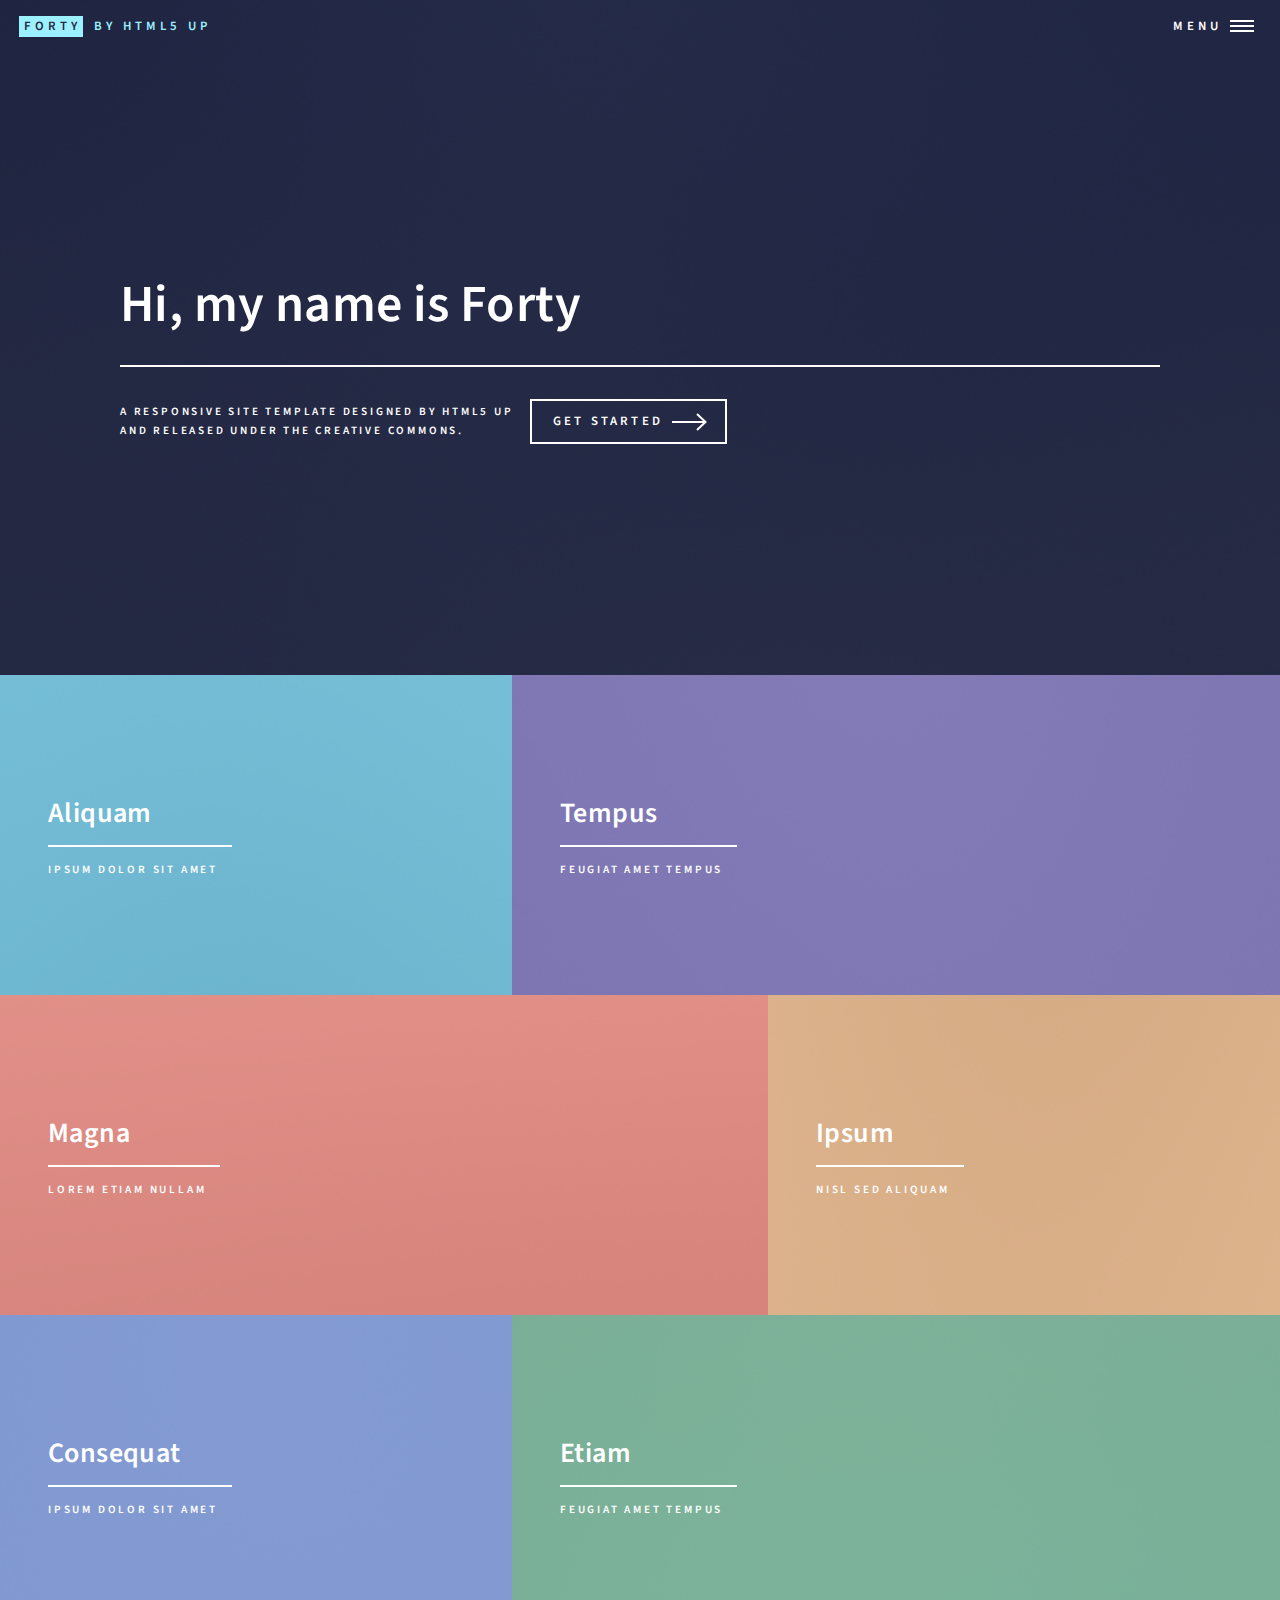
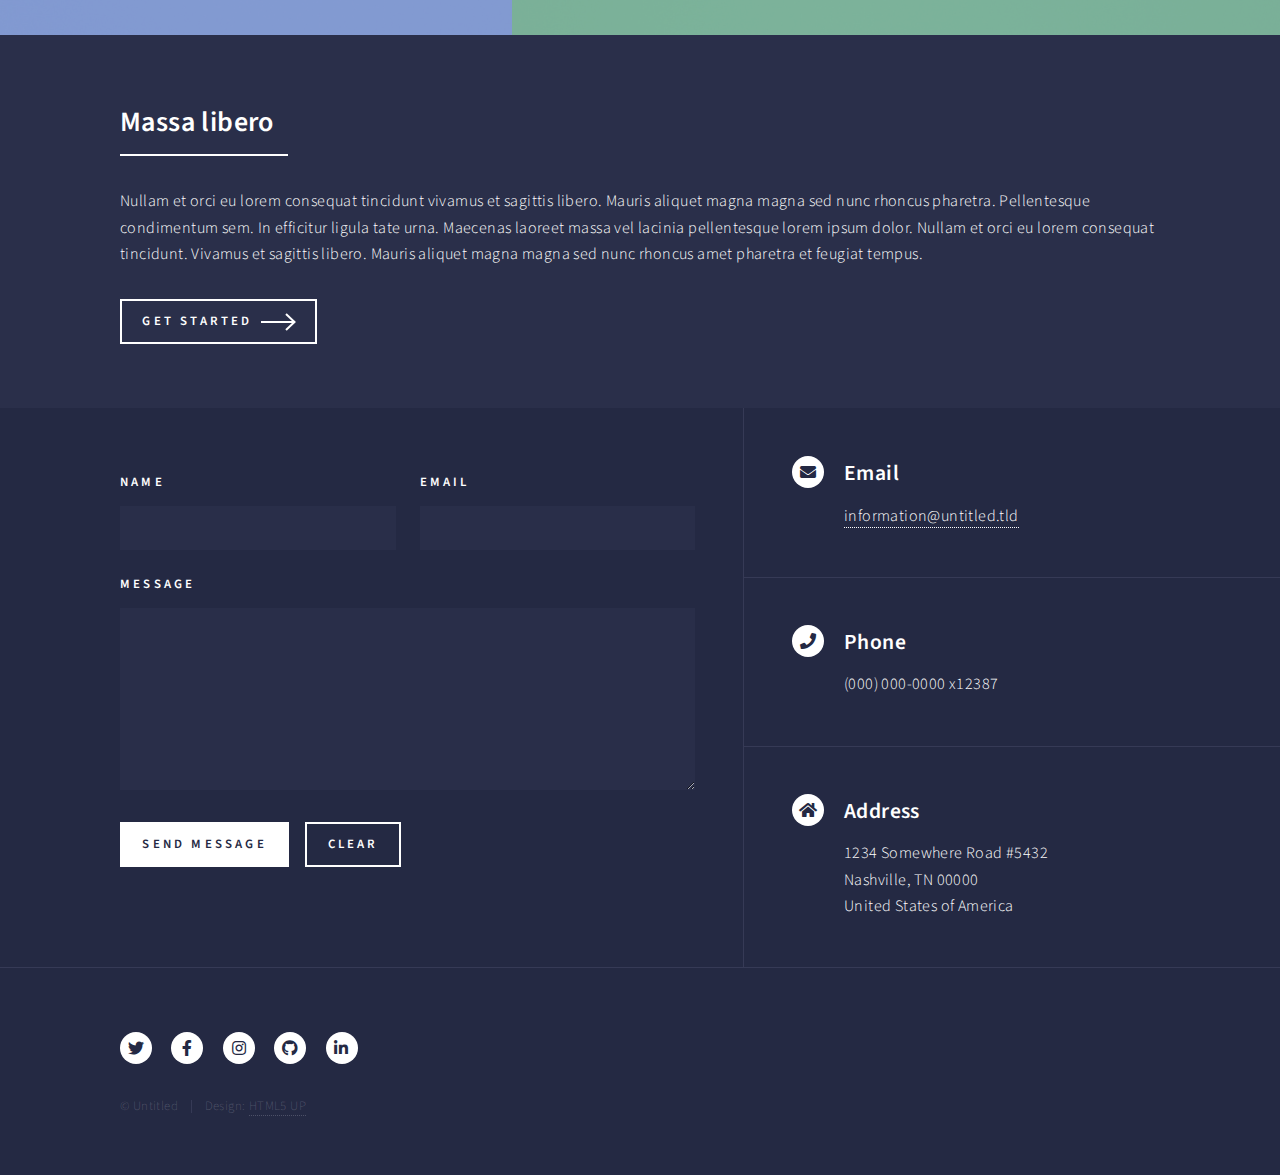
<file: index.html>
<!DOCTYPE HTML>
<!--
	Forty by HTML5 UP
	html5up.net | @ajlkn
	Free for personal and commercial use under the CCA 3.0 license (html5up.net/license)
-->
<html>
	<head>
		<title>Forty by HTML5 UP</title>
		<meta charset="utf-8" />
		<meta name="viewport" content="width=device-width, initial-scale=1, user-scalable=no" />
		<link rel="stylesheet" href="assets/css/main.css" />
		<noscript><link rel="stylesheet" href="assets/css/noscript.css" /></noscript>
	</head>
	<body class="is-preload">

		<!-- Wrapper -->
			<div id="wrapper">

				<!-- Header -->
					<header id="header" class="alt">
						<a href="index.html" class="logo"><strong>Forty</strong> <span>by HTML5 UP</span></a>
						<nav>
							<a href="#menu">Menu</a>
						</nav>
					</header>

				<!-- Menu -->
					<nav id="menu">
						<ul class="links">
							<li><a href="index.html">Home</a></li>
							<li><a href="landing.html">Landing</a></li>
							<li><a href="generic.html">Generic</a></li>
							<li><a href="elements.html">Elements</a></li>
						</ul>
						<ul class="actions stacked">
							<li><a href="#" class="button primary fit">Get Started</a></li>
							<li><a href="#" class="button fit">Log In</a></li>
						</ul>
					</nav>

				<!-- Banner -->
					<section id="banner" class="major">
						<div class="inner">
							<header class="major">
								<h1>Hi, my name is Forty</h1>
							</header>
							<div class="content">
								<p>A responsive site template designed by HTML5 UP<br />
								and released under the Creative Commons.</p>
								<ul class="actions">
									<li><a href="#one" class="button next scrolly">Get Started</a></li>
								</ul>
							</div>
						</div>
					</section>

				<!-- Main -->
					<div id="main">

						<!-- One -->
							<section id="one" class="tiles">
								<article>
									<span class="image">
										<img src="images/pic01.jpg" alt="" />
									</span>
									<header class="major">
										<h3><a href="landing.html" class="link">Aliquam</a></h3>
										<p>Ipsum dolor sit amet</p>
									</header>
								</article>
								<article>
									<span class="image">
										<img src="images/pic02.jpg" alt="" />
									</span>
									<header class="major">
										<h3><a href="landing.html" class="link">Tempus</a></h3>
										<p>feugiat amet tempus</p>
									</header>
								</article>
								<article>
									<span class="image">
										<img src="images/pic03.jpg" alt="" />
									</span>
									<header class="major">
										<h3><a href="landing.html" class="link">Magna</a></h3>
										<p>Lorem etiam nullam</p>
									</header>
								</article>
								<article>
									<span class="image">
										<img src="images/pic04.jpg" alt="" />
									</span>
									<header class="major">
										<h3><a href="landing.html" class="link">Ipsum</a></h3>
										<p>Nisl sed aliquam</p>
									</header>
								</article>
								<article>
									<span class="image">
										<img src="images/pic05.jpg" alt="" />
									</span>
									<header class="major">
										<h3><a href="landing.html" class="link">Consequat</a></h3>
										<p>Ipsum dolor sit amet</p>
									</header>
								</article>
								<article>
									<span class="image">
										<img src="images/pic06.jpg" alt="" />
									</span>
									<header class="major">
										<h3><a href="landing.html" class="link">Etiam</a></h3>
										<p>Feugiat amet tempus</p>
									</header>
								</article>
							</section>

						<!-- Two -->
							<section id="two">
								<div class="inner">
									<header class="major">
										<h2>Massa libero</h2>
									</header>
									<p>Nullam et orci eu lorem consequat tincidunt vivamus et sagittis libero. Mauris aliquet magna magna sed nunc rhoncus pharetra. Pellentesque condimentum sem. In efficitur ligula tate urna. Maecenas laoreet massa vel lacinia pellentesque lorem ipsum dolor. Nullam et orci eu lorem consequat tincidunt. Vivamus et sagittis libero. Mauris aliquet magna magna sed nunc rhoncus amet pharetra et feugiat tempus.</p>
									<ul class="actions">
										<li><a href="landing.html" class="button next">Get Started</a></li>
									</ul>
								</div>
							</section>

					</div>

				<!-- Contact -->
					<section id="contact">
						<div class="inner">
							<section>
								<form method="post" action="#">
									<div class="fields">
										<div class="field half">
											<label for="name">Name</label>
											<input type="text" name="name" id="name" />
										</div>
										<div class="field half">
											<label for="email">Email</label>
											<input type="text" name="email" id="email" />
										</div>
										<div class="field">
											<label for="message">Message</label>
											<textarea name="message" id="message" rows="6"></textarea>
										</div>
									</div>
									<ul class="actions">
										<li><input type="submit" value="Send Message" class="primary" /></li>
										<li><input type="reset" value="Clear" /></li>
									</ul>
								</form>
							</section>
							<section class="split">
								<section>
									<div class="contact-method">
										<span class="icon solid alt fa-envelope"></span>
										<h3>Email</h3>
										<a href="#">information@untitled.tld</a>
									</div>
								</section>
								<section>
									<div class="contact-method">
										<span class="icon solid alt fa-phone"></span>
										<h3>Phone</h3>
										<span>(000) 000-0000 x12387</span>
									</div>
								</section>
								<section>
									<div class="contact-method">
										<span class="icon solid alt fa-home"></span>
										<h3>Address</h3>
										<span>1234 Somewhere Road #5432<br />
										Nashville, TN 00000<br />
										United States of America</span>
									</div>
								</section>
							</section>
						</div>
					</section>

				<!-- Footer -->
					<footer id="footer">
						<div class="inner">
							<ul class="icons">
								<li><a href="#" class="icon brands alt fa-twitter"><span class="label">Twitter</span></a></li>
								<li><a href="#" class="icon brands alt fa-facebook-f"><span class="label">Facebook</span></a></li>
								<li><a href="#" class="icon brands alt fa-instagram"><span class="label">Instagram</span></a></li>
								<li><a href="#" class="icon brands alt fa-github"><span class="label">GitHub</span></a></li>
								<li><a href="#" class="icon brands alt fa-linkedin-in"><span class="label">LinkedIn</span></a></li>
							</ul>
							<ul class="copyright">
								<li>&copy; Untitled</li><li>Design: <a href="https://html5up.net">HTML5 UP</a></li>
							</ul>
						</div>
					</footer>

			</div>

		<!-- Scripts -->
			<script src="assets/js/jquery.min.js"></script>
			<script src="assets/js/jquery.scrolly.min.js"></script>
			<script src="assets/js/jquery.scrollex.min.js"></script>
			<script src="assets/js/browser.min.js"></script>
			<script src="assets/js/breakpoints.min.js"></script>
			<script src="assets/js/util.js"></script>
			<script src="assets/js/main.js"></script>

	</body>
</html>
</file>
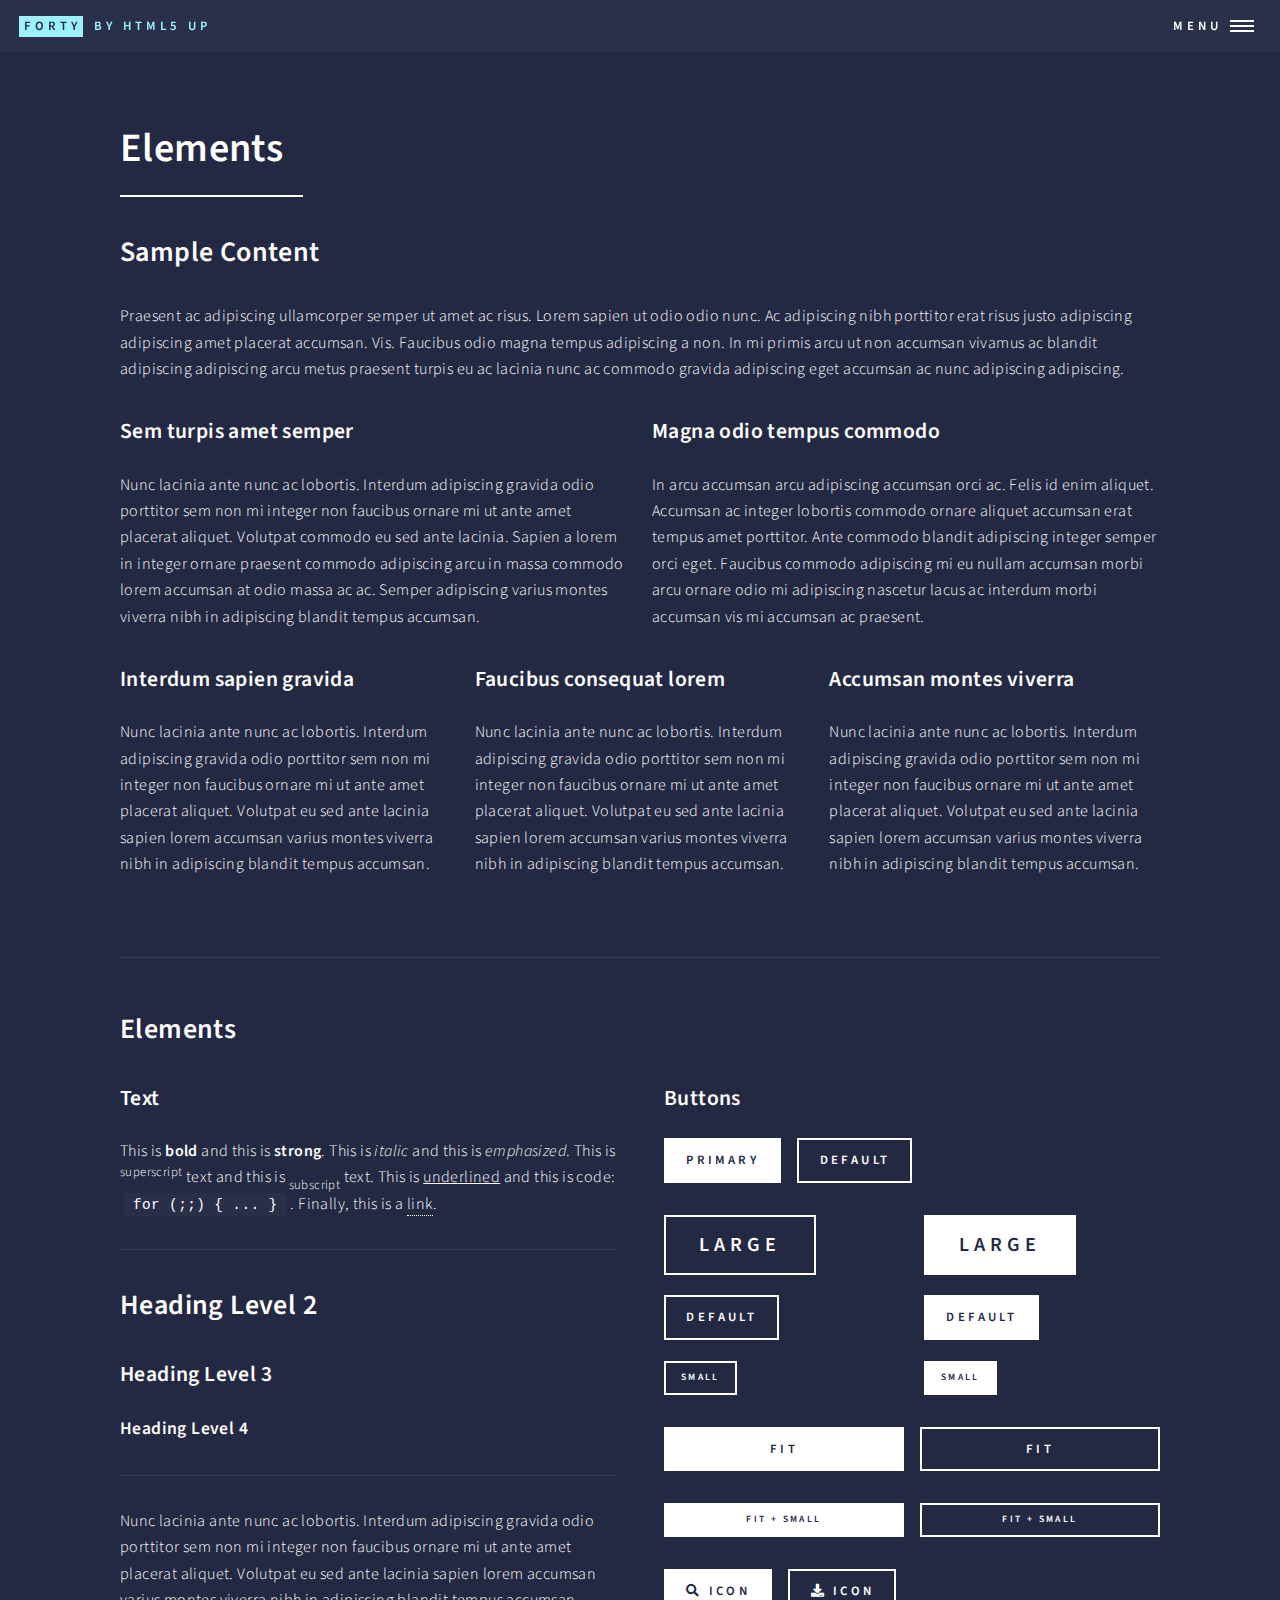
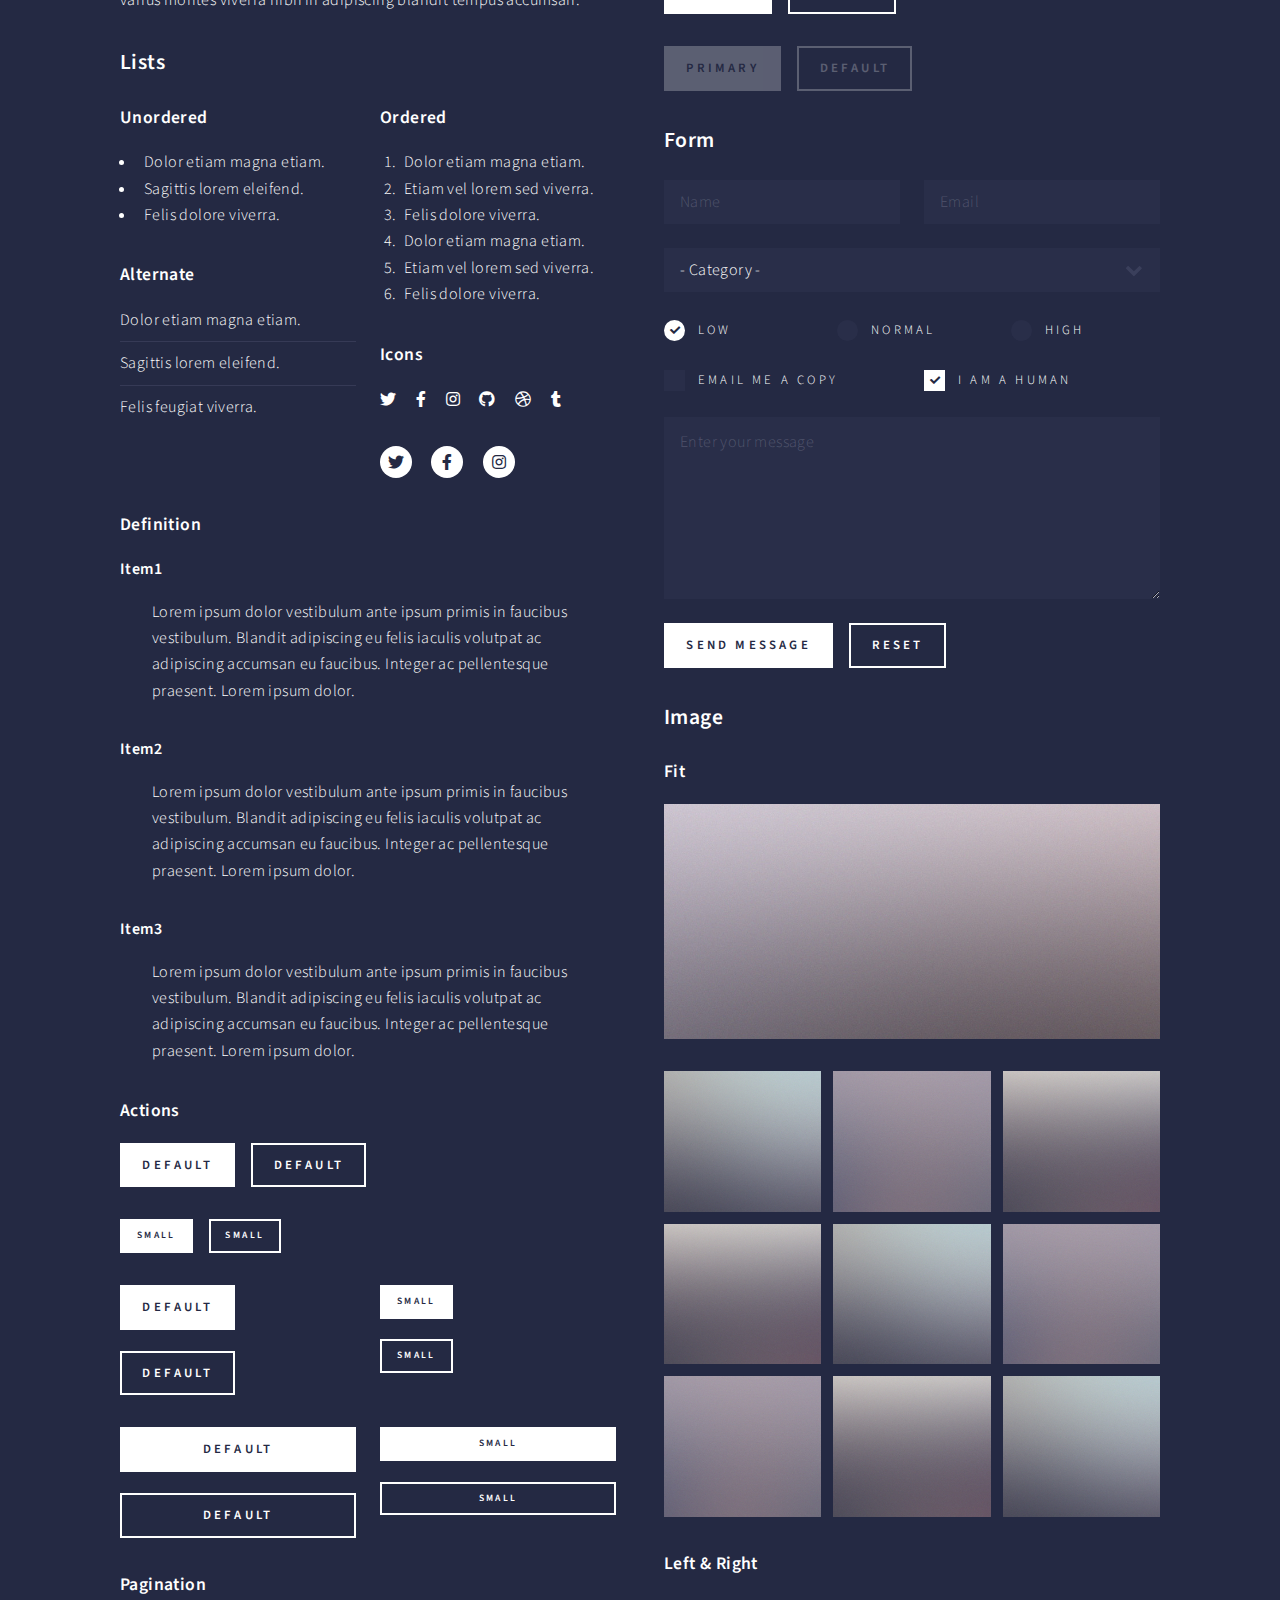
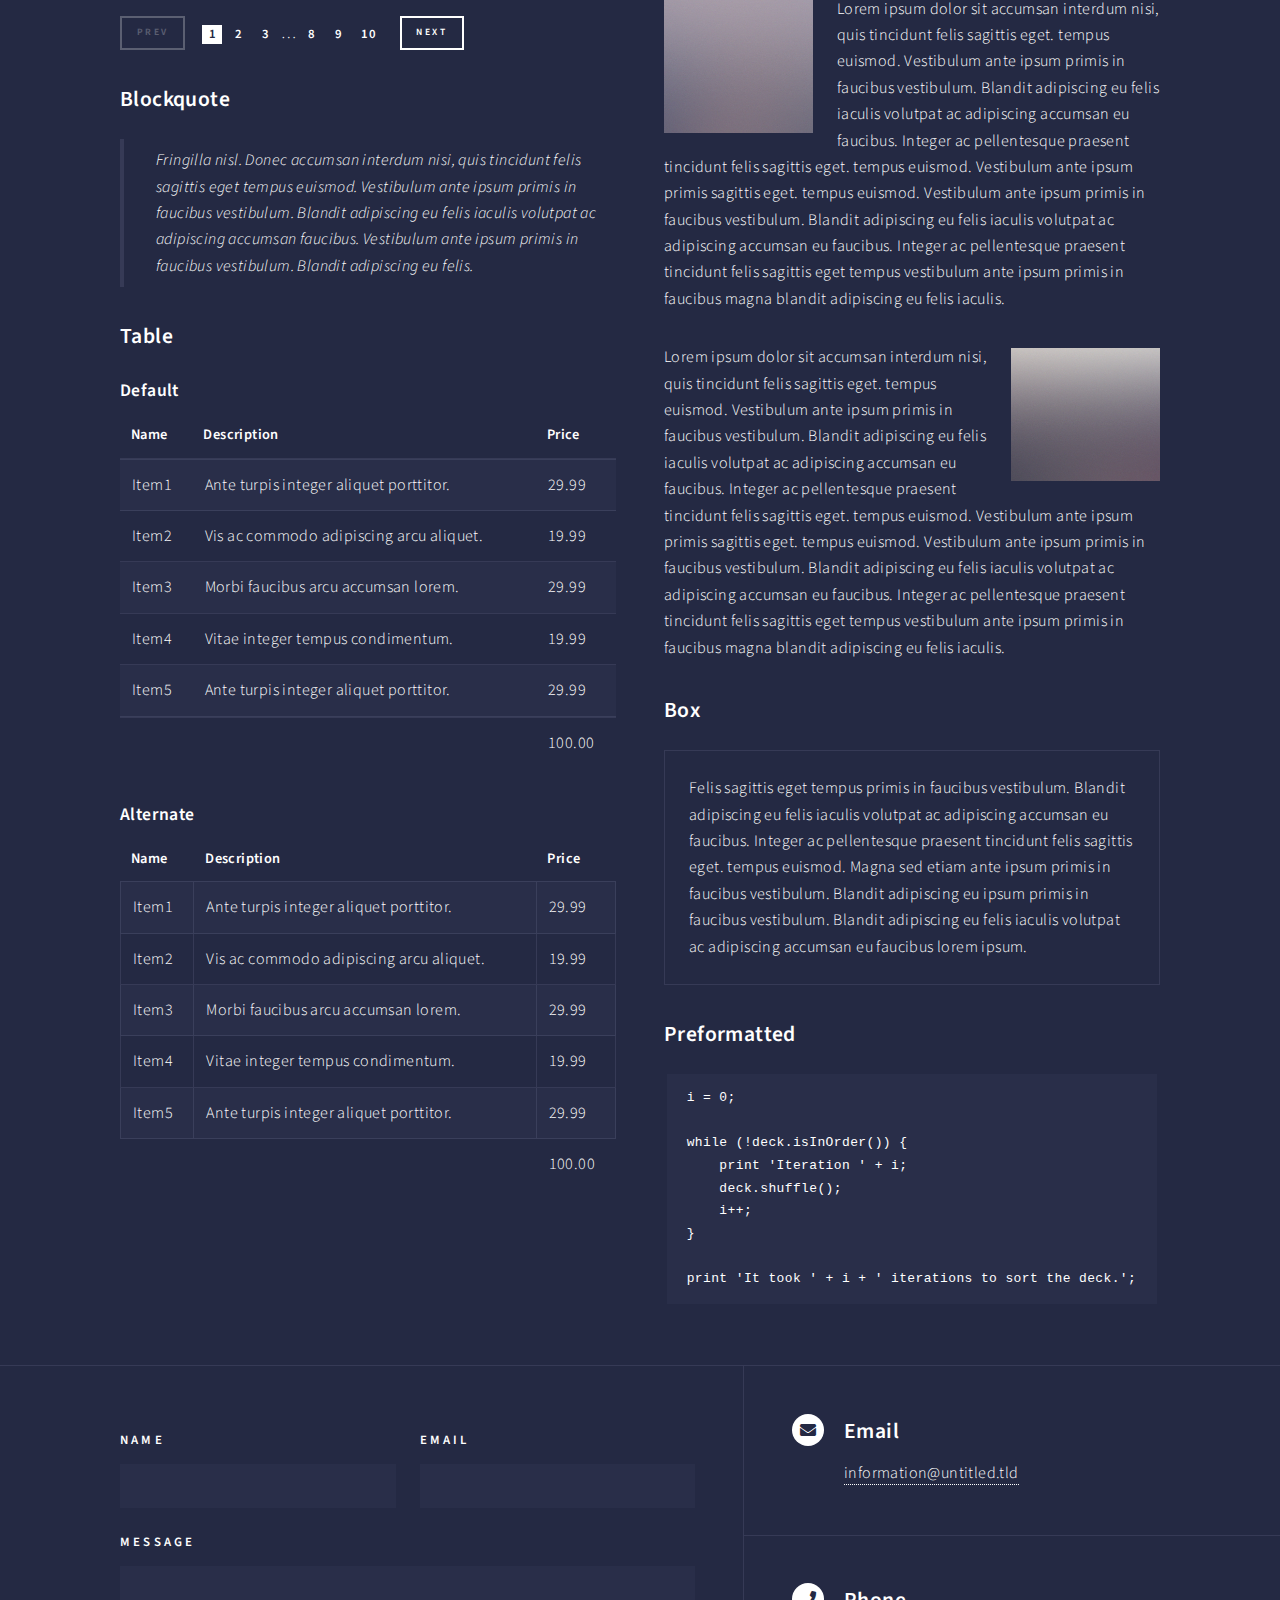
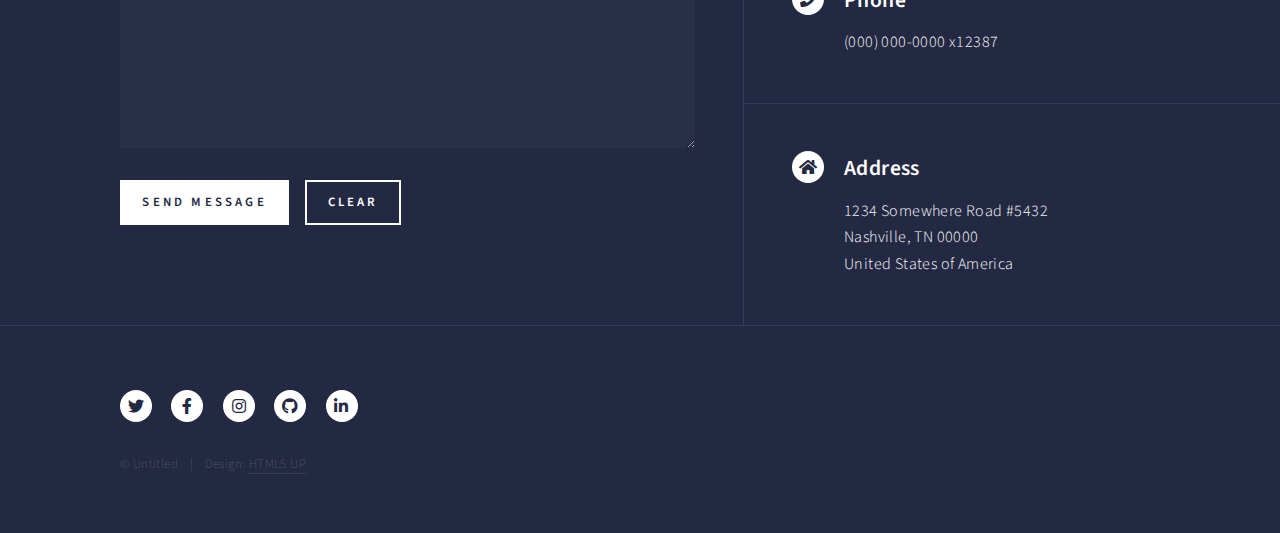
<file: elements.html>
<!DOCTYPE HTML>
<!--
	Forty by HTML5 UP
	html5up.net | @ajlkn
	Free for personal and commercial use under the CCA 3.0 license (html5up.net/license)
-->
<html>
	<head>
		<title>Elements - Forty by HTML5 UP</title>
		<meta charset="utf-8" />
		<meta name="viewport" content="width=device-width, initial-scale=1, user-scalable=no" />
		<link rel="stylesheet" href="assets/css/main.css" />
		<noscript><link rel="stylesheet" href="assets/css/noscript.css" /></noscript>
	</head>
	<body class="is-preload">

		<!-- Wrapper -->
			<div id="wrapper">

				<!-- Header -->
					<header id="header">
						<a href="index.html" class="logo"><strong>Forty</strong> <span>by HTML5 UP</span></a>
						<nav>
							<a href="#menu">Menu</a>
						</nav>
					</header>

				<!-- Menu -->
					<nav id="menu">
						<ul class="links">
							<li><a href="index.html">Home</a></li>
							<li><a href="landing.html">Landing</a></li>
							<li><a href="generic.html">Generic</a></li>
							<li><a href="elements.html">Elements</a></li>
						</ul>
						<ul class="actions stacked">
							<li><a href="#" class="button primary fit">Get Started</a></li>
							<li><a href="#" class="button fit">Log In</a></li>
						</ul>
					</nav>

				<!-- Main -->
					<div id="main" class="alt">

						<!-- One -->
							<section id="one">
								<div class="inner">
									<header class="major">
										<h1>Elements</h1>
									</header>

									<!-- Content -->
										<h2 id="content">Sample Content</h2>
										<p>Praesent ac adipiscing ullamcorper semper ut amet ac risus. Lorem sapien ut odio odio nunc. Ac adipiscing nibh porttitor erat risus justo adipiscing adipiscing amet placerat accumsan. Vis. Faucibus odio magna tempus adipiscing a non. In mi primis arcu ut non accumsan vivamus ac blandit adipiscing adipiscing arcu metus praesent turpis eu ac lacinia nunc ac commodo gravida adipiscing eget accumsan ac nunc adipiscing adipiscing.</p>
										<div class="row">
											<div class="col-6 col-12-small">
												<h3>Sem turpis amet semper</h3>
												<p>Nunc lacinia ante nunc ac lobortis. Interdum adipiscing gravida odio porttitor sem non mi integer non faucibus ornare mi ut ante amet placerat aliquet. Volutpat commodo eu sed ante lacinia. Sapien a lorem in integer ornare praesent commodo adipiscing arcu in massa commodo lorem accumsan at odio massa ac ac. Semper adipiscing varius montes viverra nibh in adipiscing blandit tempus accumsan.</p>
											</div>
											<div class="col-6 col-12-small">
												<h3>Magna odio tempus commodo</h3>
												<p>In arcu accumsan arcu adipiscing accumsan orci ac. Felis id enim aliquet. Accumsan ac integer lobortis commodo ornare aliquet accumsan erat tempus amet porttitor. Ante commodo blandit adipiscing integer semper orci eget. Faucibus commodo adipiscing mi eu nullam accumsan morbi arcu ornare odio mi adipiscing nascetur lacus ac interdum morbi accumsan vis mi accumsan ac praesent.</p>
											</div>
											<!-- Break -->
											<div class="col-4 col-12-medium">
												<h3>Interdum sapien gravida</h3>
												<p>Nunc lacinia ante nunc ac lobortis. Interdum adipiscing gravida odio porttitor sem non mi integer non faucibus ornare mi ut ante amet placerat aliquet. Volutpat eu sed ante lacinia sapien lorem accumsan varius montes viverra nibh in adipiscing blandit tempus accumsan.</p>
											</div>
											<div class="col-4 col-12-medium">
												<h3>Faucibus consequat lorem</h3>
												<p>Nunc lacinia ante nunc ac lobortis. Interdum adipiscing gravida odio porttitor sem non mi integer non faucibus ornare mi ut ante amet placerat aliquet. Volutpat eu sed ante lacinia sapien lorem accumsan varius montes viverra nibh in adipiscing blandit tempus accumsan.</p>
											</div>
											<div class="col-4 col-12-medium">
												<h3>Accumsan montes viverra</h3>
												<p>Nunc lacinia ante nunc ac lobortis. Interdum adipiscing gravida odio porttitor sem non mi integer non faucibus ornare mi ut ante amet placerat aliquet. Volutpat eu sed ante lacinia sapien lorem accumsan varius montes viverra nibh in adipiscing blandit tempus accumsan.</p>
											</div>
										</div>

									<hr class="major" />

									<!-- Elements -->
										<h2 id="elements">Elements</h2>
										<div class="row gtr-200">
											<div class="col-6 col-12-medium">

												<!-- Text stuff -->
													<h3>Text</h3>
													<p>This is <b>bold</b> and this is <strong>strong</strong>. This is <i>italic</i> and this is <em>emphasized</em>.
													This is <sup>superscript</sup> text and this is <sub>subscript</sub> text.
													This is <u>underlined</u> and this is code: <code>for (;;) { ... }</code>.
													Finally, this is a <a href="#">link</a>.</p>
													<hr />
													<h2>Heading Level 2</h2>
													<h3>Heading Level 3</h3>
													<h4>Heading Level 4</h4>
													<hr />
													<p>Nunc lacinia ante nunc ac lobortis. Interdum adipiscing gravida odio porttitor sem non mi integer non faucibus ornare mi ut ante amet placerat aliquet. Volutpat eu sed ante lacinia sapien lorem accumsan varius montes viverra nibh in adipiscing blandit tempus accumsan.</p>

												<!-- Lists -->
													<h3>Lists</h3>
													<div class="row">
														<div class="col-6 col-12-small">

															<h4>Unordered</h4>
															<ul>
																<li>Dolor etiam magna etiam.</li>
																<li>Sagittis lorem eleifend.</li>
																<li>Felis dolore viverra.</li>
															</ul>

															<h4>Alternate</h4>
															<ul class="alt">
																<li>Dolor etiam magna etiam.</li>
																<li>Sagittis lorem eleifend.</li>
																<li>Felis feugiat viverra.</li>
															</ul>

														</div>
														<div class="col-6 col-12-small">

															<h4>Ordered</h4>
															<ol>
																<li>Dolor etiam magna etiam.</li>
																<li>Etiam vel lorem sed viverra.</li>
																<li>Felis dolore viverra.</li>
																<li>Dolor etiam magna etiam.</li>
																<li>Etiam vel lorem sed viverra.</li>
																<li>Felis dolore viverra.</li>
															</ol>

															<h4>Icons</h4>
															<ul class="icons">
																<li><a href="#" class="icon brands fa-twitter"><span class="label">Twitter</span></a></li>
																<li><a href="#" class="icon brands fa-facebook-f"><span class="label">Facebook</span></a></li>
																<li><a href="#" class="icon brands fa-instagram"><span class="label">Instagram</span></a></li>
																<li><a href="#" class="icon brands fa-github"><span class="label">Github</span></a></li>
																<li><a href="#" class="icon brands fa-dribbble"><span class="label">Dribbble</span></a></li>
																<li><a href="#" class="icon brands fa-tumblr"><span class="label">Tumblr</span></a></li>
															</ul>
															<ul class="icons">
																<li><a href="#" class="icon brands alt fa-twitter"><span class="label">Twitter</span></a></li>
																<li><a href="#" class="icon brands alt fa-facebook-f"><span class="label">Facebook</span></a></li>
																<li><a href="#" class="icon brands alt fa-instagram"><span class="label">Instagram</span></a></li>
															</ul>

														</div>
													</div>
													<h4>Definition</h4>
													<dl>
														<dt>Item1</dt>
														<dd>
															<p>Lorem ipsum dolor vestibulum ante ipsum primis in faucibus vestibulum. Blandit adipiscing eu felis iaculis volutpat ac adipiscing accumsan eu faucibus. Integer ac pellentesque praesent. Lorem ipsum dolor.</p>
														</dd>
														<dt>Item2</dt>
														<dd>
															<p>Lorem ipsum dolor vestibulum ante ipsum primis in faucibus vestibulum. Blandit adipiscing eu felis iaculis volutpat ac adipiscing accumsan eu faucibus. Integer ac pellentesque praesent. Lorem ipsum dolor.</p>
														</dd>
														<dt>Item3</dt>
														<dd>
															<p>Lorem ipsum dolor vestibulum ante ipsum primis in faucibus vestibulum. Blandit adipiscing eu felis iaculis volutpat ac adipiscing accumsan eu faucibus. Integer ac pellentesque praesent. Lorem ipsum dolor.</p>
														</dd>
													</dl>

													<h4>Actions</h4>
													<ul class="actions">
														<li><a href="#" class="button primary">Default</a></li>
														<li><a href="#" class="button">Default</a></li>
													</ul>
													<ul class="actions small">
														<li><a href="#" class="button primary small">Small</a></li>
														<li><a href="#" class="button small">Small</a></li>
													</ul>
													<div class="row">
														<div class="col-6 col-12-small">
															<ul class="actions stacked">
																<li><a href="#" class="button primary">Default</a></li>
																<li><a href="#" class="button">Default</a></li>
															</ul>
														</div>
														<div class="col-6 col-12-small">
															<ul class="actions stacked">
																<li><a href="#" class="button primary small">Small</a></li>
																<li><a href="#" class="button small">Small</a></li>
															</ul>
														</div>
														<div class="col-6 col-12-small">
															<ul class="actions stacked">
																<li><a href="#" class="button primary fit">Default</a></li>
																<li><a href="#" class="button fit">Default</a></li>
															</ul>
														</div>
														<div class="col-6 col-12-small">
															<ul class="actions stacked">
																<li><a href="#" class="button primary small fit">Small</a></li>
																<li><a href="#" class="button small fit">Small</a></li>
															</ul>
														</div>
													</div>

													<h4>Pagination</h4>
													<ul class="pagination">
														<li><span class="button small disabled">Prev</span></li>
														<li><a href="#" class="page active">1</a></li>
														<li><a href="#" class="page">2</a></li>
														<li><a href="#" class="page">3</a></li>
														<li><span>&hellip;</span></li>
														<li><a href="#" class="page">8</a></li>
														<li><a href="#" class="page">9</a></li>
														<li><a href="#" class="page">10</a></li>
														<li><a href="#" class="button small">Next</a></li>
													</ul>

												<!-- Blockquote -->
													<h3>Blockquote</h3>
													<blockquote>Fringilla nisl. Donec accumsan interdum nisi, quis tincidunt felis sagittis eget tempus euismod. Vestibulum ante ipsum primis in faucibus vestibulum. Blandit adipiscing eu felis iaculis volutpat ac adipiscing accumsan faucibus. Vestibulum ante ipsum primis in faucibus vestibulum. Blandit adipiscing eu felis.</blockquote>

												<!-- Table -->
													<h3>Table</h3>

													<h4>Default</h4>
													<div class="table-wrapper">
														<table>
															<thead>
																<tr>
																	<th>Name</th>
																	<th>Description</th>
																	<th>Price</th>
																</tr>
															</thead>
															<tbody>
																<tr>
																	<td>Item1</td>
																	<td>Ante turpis integer aliquet porttitor.</td>
																	<td>29.99</td>
																</tr>
																<tr>
																	<td>Item2</td>
																	<td>Vis ac commodo adipiscing arcu aliquet.</td>
																	<td>19.99</td>
																</tr>
																<tr>
																	<td>Item3</td>
																	<td> Morbi faucibus arcu accumsan lorem.</td>
																	<td>29.99</td>
																</tr>
																<tr>
																	<td>Item4</td>
																	<td>Vitae integer tempus condimentum.</td>
																	<td>19.99</td>
																</tr>
																<tr>
																	<td>Item5</td>
																	<td>Ante turpis integer aliquet porttitor.</td>
																	<td>29.99</td>
																</tr>
															</tbody>
															<tfoot>
																<tr>
																	<td colspan="2"></td>
																	<td>100.00</td>
																</tr>
															</tfoot>
														</table>
													</div>

													<h4>Alternate</h4>
													<div class="table-wrapper">
														<table class="alt">
															<thead>
																<tr>
																	<th>Name</th>
																	<th>Description</th>
																	<th>Price</th>
																</tr>
															</thead>
															<tbody>
																<tr>
																	<td>Item1</td>
																	<td>Ante turpis integer aliquet porttitor.</td>
																	<td>29.99</td>
																</tr>
																<tr>
																	<td>Item2</td>
																	<td>Vis ac commodo adipiscing arcu aliquet.</td>
																	<td>19.99</td>
																</tr>
																<tr>
																	<td>Item3</td>
																	<td> Morbi faucibus arcu accumsan lorem.</td>
																	<td>29.99</td>
																</tr>
																<tr>
																	<td>Item4</td>
																	<td>Vitae integer tempus condimentum.</td>
																	<td>19.99</td>
																</tr>
																<tr>
																	<td>Item5</td>
																	<td>Ante turpis integer aliquet porttitor.</td>
																	<td>29.99</td>
																</tr>
															</tbody>
															<tfoot>
																<tr>
																	<td colspan="2"></td>
																	<td>100.00</td>
																</tr>
															</tfoot>
														</table>
													</div>

											</div>
											<div class="col-6 col-12-medium">

												<!-- Buttons -->
													<h3>Buttons</h3>
													<ul class="actions">
														<li><a href="#" class="button primary">Primary</a></li>
														<li><a href="#" class="button">Default</a></li>
													</ul>
													<div class="row">
														<div class="col-6 col-12-xsmall">
															<ul class="actions stacked">
																<li><a href="#" class="button large">Large</a></li>
																<li><a href="#" class="button">Default</a></li>
																<li><a href="#" class="button small">Small</a></li>
															</ul>
														</div>
														<div class="col-6 col-12-xsmall">
															<ul class="actions stacked">
																<li><a href="#" class="button primary large">Large</a></li>
																<li><a href="#" class="button primary">Default</a></li>
																<li><a href="#" class="button primary small">Small</a></li>
															</ul>
														</div>
													</div>
													<ul class="actions fit">
														<li><a href="#" class="button primary fit">Fit</a></li>
														<li><a href="#" class="button fit">Fit</a></li>
													</ul>
													<ul class="actions fit small">
														<li><a href="#" class="button primary fit small">Fit + Small</a></li>
														<li><a href="#" class="button fit small">Fit + Small</a></li>
													</ul>
													<ul class="actions">
														<li><a href="#" class="button primary icon solid fa-search">Icon</a></li>
														<li><a href="#" class="button icon solid fa-download">Icon</a></li>
													</ul>
													<ul class="actions">
														<li><span class="button primary disabled">Primary</span></li>
														<li><span class="button disabled">Default</span></li>
													</ul>

												<!-- Form -->
													<h3>Form</h3>

													<form method="post" action="#">
														<div class="row gtr-uniform">
															<div class="col-6 col-12-xsmall">
																<input type="text" name="demo-name" id="demo-name" value="" placeholder="Name" />
															</div>
															<div class="col-6 col-12-xsmall">
																<input type="email" name="demo-email" id="demo-email" value="" placeholder="Email" />
															</div>
															<!-- Break -->
															<div class="col-12">
																<select name="demo-category" id="demo-category">
																	<option value="">- Category -</option>
																	<option value="1">Manufacturing</option>
																	<option value="1">Shipping</option>
																	<option value="1">Administration</option>
																	<option value="1">Human Resources</option>
																</select>
															</div>
															<!-- Break -->
															<div class="col-4 col-12-small">
																<input type="radio" id="demo-priority-low" name="demo-priority" checked>
																<label for="demo-priority-low">Low</label>
															</div>
															<div class="col-4 col-12-small">
																<input type="radio" id="demo-priority-normal" name="demo-priority">
																<label for="demo-priority-normal">Normal</label>
															</div>
															<div class="col-4 col-12-small">
																<input type="radio" id="demo-priority-high" name="demo-priority">
																<label for="demo-priority-high">High</label>
															</div>
															<!-- Break -->
															<div class="col-6 col-12-small">
																<input type="checkbox" id="demo-copy" name="demo-copy">
																<label for="demo-copy">Email me a copy</label>
															</div>
															<div class="col-6 col-12-small">
																<input type="checkbox" id="demo-human" name="demo-human" checked>
																<label for="demo-human">I am a human</label>
															</div>
															<!-- Break -->
															<div class="col-12">
																<textarea name="demo-message" id="demo-message" placeholder="Enter your message" rows="6"></textarea>
															</div>
															<!-- Break -->
															<div class="col-12">
																<ul class="actions">
																	<li><input type="submit" value="Send Message" class="primary" /></li>
																	<li><input type="reset" value="Reset" /></li>
																</ul>
															</div>
														</div>
													</form>

												<!-- Image -->
													<h3>Image</h3>

													<h4>Fit</h4>
													<span class="image fit"><img src="images/pic03.jpg" alt="" /></span>
													<div class="box alt">
														<div class="row gtr-50 gtr-uniform">
															<div class="col-4"><span class="image fit"><img src="images/pic08.jpg" alt="" /></span></div>
															<div class="col-4"><span class="image fit"><img src="images/pic09.jpg" alt="" /></span></div>
															<div class="col-4"><span class="image fit"><img src="images/pic10.jpg" alt="" /></span></div>
															<!-- Break -->
															<div class="col-4"><span class="image fit"><img src="images/pic10.jpg" alt="" /></span></div>
															<div class="col-4"><span class="image fit"><img src="images/pic08.jpg" alt="" /></span></div>
															<div class="col-4"><span class="image fit"><img src="images/pic09.jpg" alt="" /></span></div>
															<!-- Break -->
															<div class="col-4"><span class="image fit"><img src="images/pic09.jpg" alt="" /></span></div>
															<div class="col-4"><span class="image fit"><img src="images/pic10.jpg" alt="" /></span></div>
															<div class="col-4"><span class="image fit"><img src="images/pic08.jpg" alt="" /></span></div>
														</div>
													</div>

													<h4>Left &amp; Right</h4>
													<p><span class="image left"><img src="images/pic09.jpg" alt="" /></span>Lorem ipsum dolor sit accumsan interdum nisi, quis tincidunt felis sagittis eget. tempus euismod. Vestibulum ante ipsum primis in faucibus vestibulum. Blandit adipiscing eu felis iaculis volutpat ac adipiscing accumsan eu faucibus. Integer ac pellentesque praesent tincidunt felis sagittis eget. tempus euismod. Vestibulum ante ipsum primis sagittis eget. tempus euismod. Vestibulum ante ipsum primis in faucibus vestibulum. Blandit adipiscing eu felis iaculis volutpat ac adipiscing accumsan eu faucibus. Integer ac pellentesque praesent tincidunt felis sagittis eget tempus vestibulum ante ipsum primis in faucibus magna blandit adipiscing eu felis iaculis.</p>
													<p><span class="image right"><img src="images/pic10.jpg" alt="" /></span>Lorem ipsum dolor sit accumsan interdum nisi, quis tincidunt felis sagittis eget. tempus euismod. Vestibulum ante ipsum primis in faucibus vestibulum. Blandit adipiscing eu felis iaculis volutpat ac adipiscing accumsan eu faucibus. Integer ac pellentesque praesent tincidunt felis sagittis eget. tempus euismod. Vestibulum ante ipsum primis sagittis eget. tempus euismod. Vestibulum ante ipsum primis in faucibus vestibulum. Blandit adipiscing eu felis iaculis volutpat ac adipiscing accumsan eu faucibus. Integer ac pellentesque praesent tincidunt felis sagittis eget tempus vestibulum ante ipsum primis in faucibus magna blandit adipiscing eu felis iaculis.</p>

												<!-- Box -->
													<h3>Box</h3>
													<div class="box">
														<p>Felis sagittis eget tempus primis in faucibus vestibulum. Blandit adipiscing eu felis iaculis volutpat ac adipiscing accumsan eu faucibus. Integer ac pellentesque praesent tincidunt felis sagittis eget. tempus euismod. Magna sed etiam ante ipsum primis in faucibus vestibulum. Blandit adipiscing eu ipsum primis in faucibus vestibulum. Blandit adipiscing eu felis iaculis volutpat ac adipiscing accumsan eu faucibus lorem ipsum.</p>
													</div>

												<!-- Preformatted Code -->
													<h3>Preformatted</h3>
													<pre><code>i = 0;

while (!deck.isInOrder()) {
    print 'Iteration ' + i;
    deck.shuffle();
    i++;
}

print 'It took ' + i + ' iterations to sort the deck.';
</code></pre>

											</div>
										</div>

								</div>
							</section>

					</div>

				<!-- Contact -->
					<section id="contact">
						<div class="inner">
							<section>
								<form method="post" action="#">
									<div class="fields">
										<div class="field half">
											<label for="name">Name</label>
											<input type="text" name="name" id="name" />
										</div>
										<div class="field half">
											<label for="email">Email</label>
											<input type="text" name="email" id="email" />
										</div>
										<div class="field">
											<label for="message">Message</label>
											<textarea name="message" id="message" rows="6"></textarea>
										</div>
									</div>
									<ul class="actions">
										<li><input type="submit" value="Send Message" class="primary" /></li>
										<li><input type="reset" value="Clear" /></li>
									</ul>
								</form>
							</section>
							<section class="split">
								<section>
									<div class="contact-method">
										<span class="icon solid alt fa-envelope"></span>
										<h3>Email</h3>
										<a href="#">information@untitled.tld</a>
									</div>
								</section>
								<section>
									<div class="contact-method">
										<span class="icon solid alt fa-phone"></span>
										<h3>Phone</h3>
										<span>(000) 000-0000 x12387</span>
									</div>
								</section>
								<section>
									<div class="contact-method">
										<span class="icon solid alt fa-home"></span>
										<h3>Address</h3>
										<span>1234 Somewhere Road #5432<br />
										Nashville, TN 00000<br />
										United States of America</span>
									</div>
								</section>
							</section>
						</div>
					</section>

				<!-- Footer -->
					<footer id="footer">
						<div class="inner">
							<ul class="icons">
								<li><a href="#" class="icon brands alt fa-twitter"><span class="label">Twitter</span></a></li>
								<li><a href="#" class="icon brands alt fa-facebook-f"><span class="label">Facebook</span></a></li>
								<li><a href="#" class="icon brands alt fa-instagram"><span class="label">Instagram</span></a></li>
								<li><a href="#" class="icon brands alt fa-github"><span class="label">GitHub</span></a></li>
								<li><a href="#" class="icon brands alt fa-linkedin-in"><span class="label">LinkedIn</span></a></li>
							</ul>
							<ul class="copyright">
								<li>&copy; Untitled</li><li>Design: <a href="https://html5up.net">HTML5 UP</a></li>
							</ul>
						</div>
					</footer>

			</div>

		<!-- Scripts -->
			<script src="assets/js/jquery.min.js"></script>
			<script src="assets/js/jquery.scrolly.min.js"></script>
			<script src="assets/js/jquery.scrollex.min.js"></script>
			<script src="assets/js/browser.min.js"></script>
			<script src="assets/js/breakpoints.min.js"></script>
			<script src="assets/js/util.js"></script>
			<script src="assets/js/main.js"></script>

	</body>
</html>
</file>
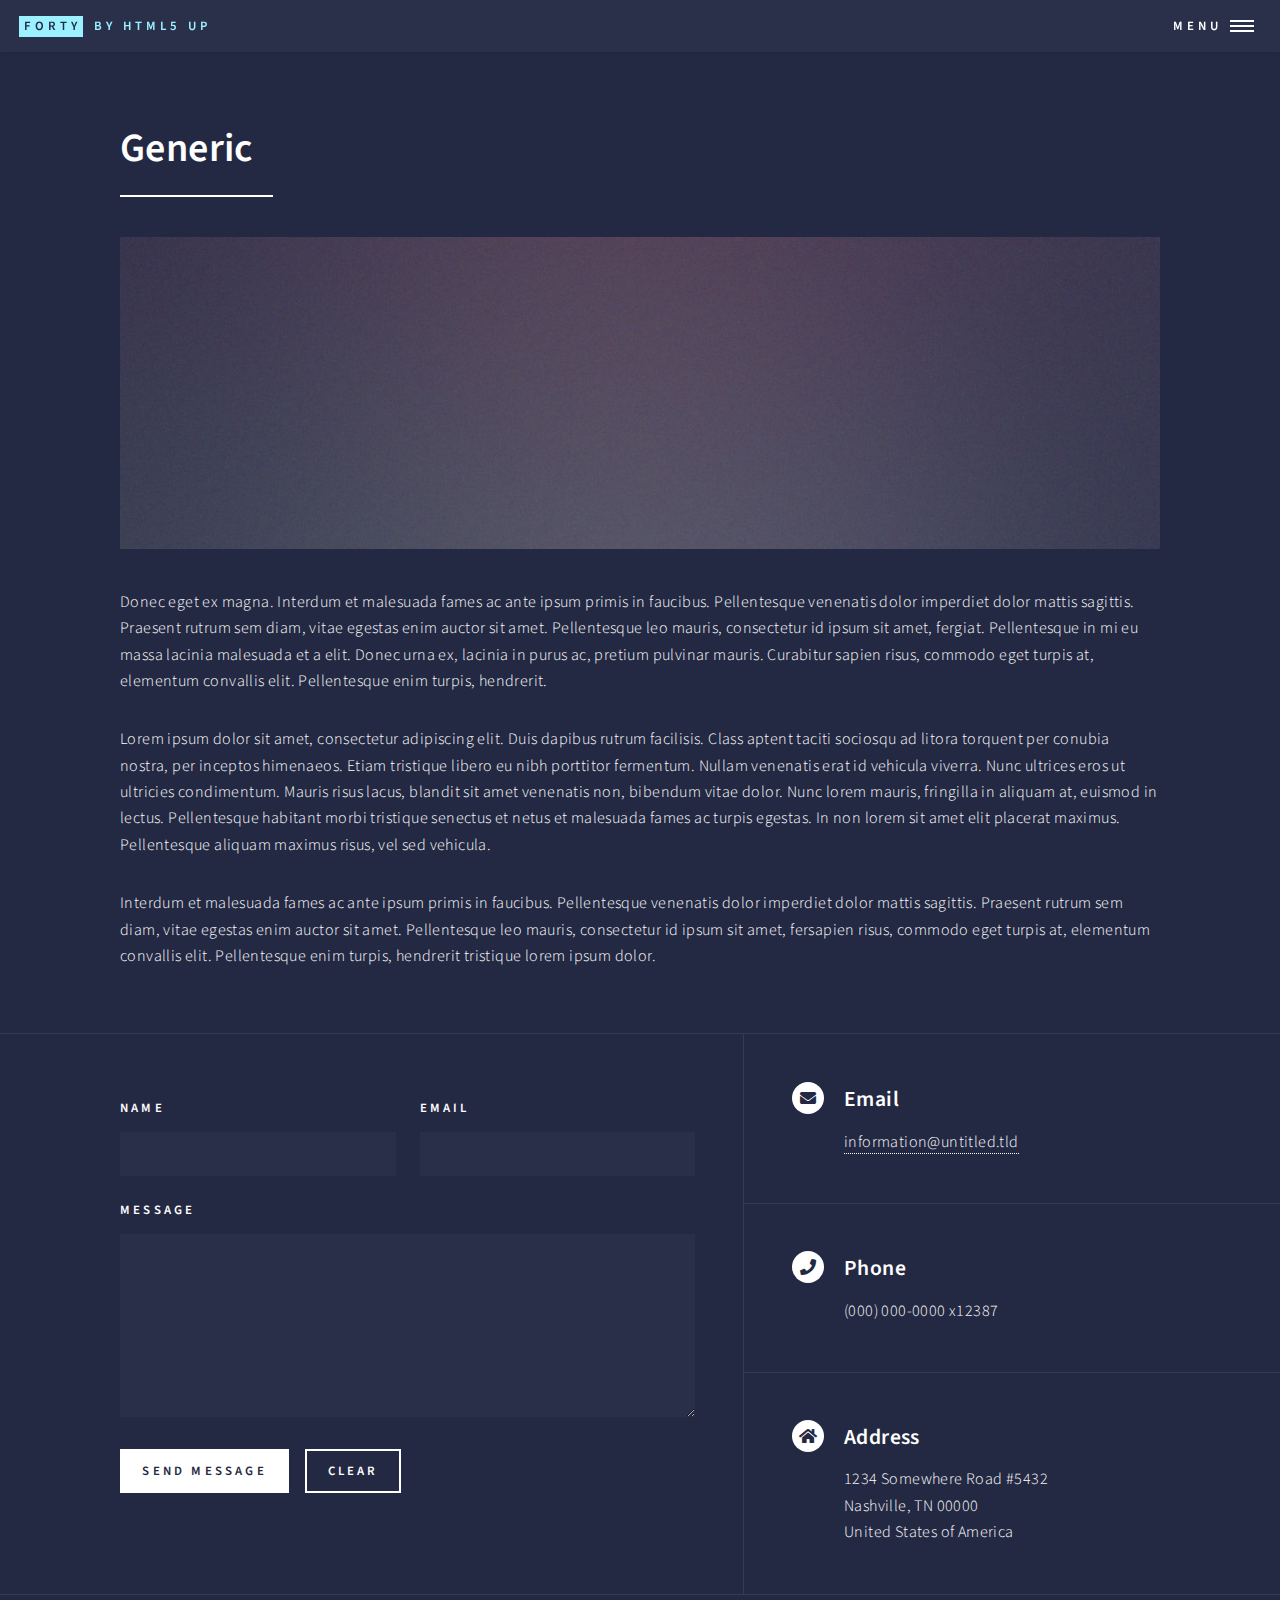
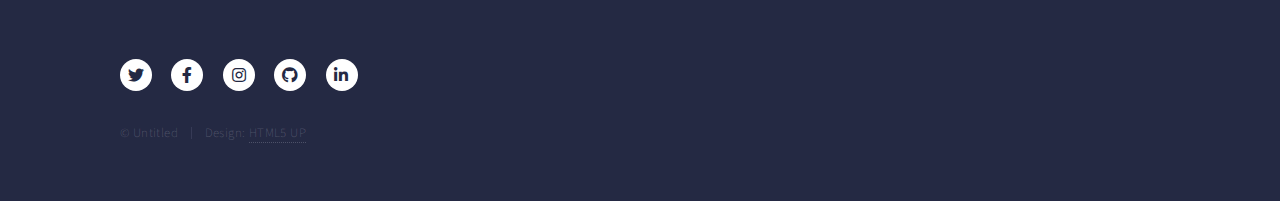
<file: generic.html>
<!DOCTYPE HTML>
<!--
	Forty by HTML5 UP
	html5up.net | @ajlkn
	Free for personal and commercial use under the CCA 3.0 license (html5up.net/license)
-->
<html>
	<head>
		<title>Generic - Forty by HTML5 UP</title>
		<meta charset="utf-8" />
		<meta name="viewport" content="width=device-width, initial-scale=1, user-scalable=no" />
		<link rel="stylesheet" href="assets/css/main.css" />
		<noscript><link rel="stylesheet" href="assets/css/noscript.css" /></noscript>
	</head>
	<body class="is-preload">

		<!-- Wrapper -->
			<div id="wrapper">

				<!-- Header -->
					<header id="header">
						<a href="index.html" class="logo"><strong>Forty</strong> <span>by HTML5 UP</span></a>
						<nav>
							<a href="#menu">Menu</a>
						</nav>
					</header>

				<!-- Menu -->
					<nav id="menu">
						<ul class="links">
							<li><a href="index.html">Home</a></li>
							<li><a href="landing.html">Landing</a></li>
							<li><a href="generic.html">Generic</a></li>
							<li><a href="elements.html">Elements</a></li>
						</ul>
						<ul class="actions stacked">
							<li><a href="#" class="button primary fit">Get Started</a></li>
							<li><a href="#" class="button fit">Log In</a></li>
						</ul>
					</nav>

				<!-- Main -->
					<div id="main" class="alt">

						<!-- One -->
							<section id="one">
								<div class="inner">
									<header class="major">
										<h1>Generic</h1>
									</header>
									<span class="image main"><img src="images/pic11.jpg" alt="" /></span>
									<p>Donec eget ex magna. Interdum et malesuada fames ac ante ipsum primis in faucibus. Pellentesque venenatis dolor imperdiet dolor mattis sagittis. Praesent rutrum sem diam, vitae egestas enim auctor sit amet. Pellentesque leo mauris, consectetur id ipsum sit amet, fergiat. Pellentesque in mi eu massa lacinia malesuada et a elit. Donec urna ex, lacinia in purus ac, pretium pulvinar mauris. Curabitur sapien risus, commodo eget turpis at, elementum convallis elit. Pellentesque enim turpis, hendrerit.</p>
									<p>Lorem ipsum dolor sit amet, consectetur adipiscing elit. Duis dapibus rutrum facilisis. Class aptent taciti sociosqu ad litora torquent per conubia nostra, per inceptos himenaeos. Etiam tristique libero eu nibh porttitor fermentum. Nullam venenatis erat id vehicula viverra. Nunc ultrices eros ut ultricies condimentum. Mauris risus lacus, blandit sit amet venenatis non, bibendum vitae dolor. Nunc lorem mauris, fringilla in aliquam at, euismod in lectus. Pellentesque habitant morbi tristique senectus et netus et malesuada fames ac turpis egestas. In non lorem sit amet elit placerat maximus. Pellentesque aliquam maximus risus, vel sed vehicula.</p>
									<p>Interdum et malesuada fames ac ante ipsum primis in faucibus. Pellentesque venenatis dolor imperdiet dolor mattis sagittis. Praesent rutrum sem diam, vitae egestas enim auctor sit amet. Pellentesque leo mauris, consectetur id ipsum sit amet, fersapien risus, commodo eget turpis at, elementum convallis elit. Pellentesque enim turpis, hendrerit tristique lorem ipsum dolor.</p>
								</div>
							</section>

					</div>

				<!-- Contact -->
					<section id="contact">
						<div class="inner">
							<section>
								<form method="post" action="#">
									<div class="fields">
										<div class="field half">
											<label for="name">Name</label>
											<input type="text" name="name" id="name" />
										</div>
										<div class="field half">
											<label for="email">Email</label>
											<input type="text" name="email" id="email" />
										</div>
										<div class="field">
											<label for="message">Message</label>
											<textarea name="message" id="message" rows="6"></textarea>
										</div>
									</div>
									<ul class="actions">
										<li><input type="submit" value="Send Message" class="primary" /></li>
										<li><input type="reset" value="Clear" /></li>
									</ul>
								</form>
							</section>
							<section class="split">
								<section>
									<div class="contact-method">
										<span class="icon solid alt fa-envelope"></span>
										<h3>Email</h3>
										<a href="#">information@untitled.tld</a>
									</div>
								</section>
								<section>
									<div class="contact-method">
										<span class="icon solid alt fa-phone"></span>
										<h3>Phone</h3>
										<span>(000) 000-0000 x12387</span>
									</div>
								</section>
								<section>
									<div class="contact-method">
										<span class="icon solid alt fa-home"></span>
										<h3>Address</h3>
										<span>1234 Somewhere Road #5432<br />
										Nashville, TN 00000<br />
										United States of America</span>
									</div>
								</section>
							</section>
						</div>
					</section>

				<!-- Footer -->
					<footer id="footer">
						<div class="inner">
							<ul class="icons">
								<li><a href="#" class="icon brands alt fa-twitter"><span class="label">Twitter</span></a></li>
								<li><a href="#" class="icon brands alt fa-facebook-f"><span class="label">Facebook</span></a></li>
								<li><a href="#" class="icon brands alt fa-instagram"><span class="label">Instagram</span></a></li>
								<li><a href="#" class="icon brands alt fa-github"><span class="label">GitHub</span></a></li>
								<li><a href="#" class="icon brands alt fa-linkedin-in"><span class="label">LinkedIn</span></a></li>
							</ul>
							<ul class="copyright">
								<li>&copy; Untitled</li><li>Design: <a href="https://html5up.net">HTML5 UP</a></li>
							</ul>
						</div>
					</footer>

			</div>

		<!-- Scripts -->
			<script src="assets/js/jquery.min.js"></script>
			<script src="assets/js/jquery.scrolly.min.js"></script>
			<script src="assets/js/jquery.scrollex.min.js"></script>
			<script src="assets/js/browser.min.js"></script>
			<script src="assets/js/breakpoints.min.js"></script>
			<script src="assets/js/util.js"></script>
			<script src="assets/js/main.js"></script>

	</body>
</html>
</file>
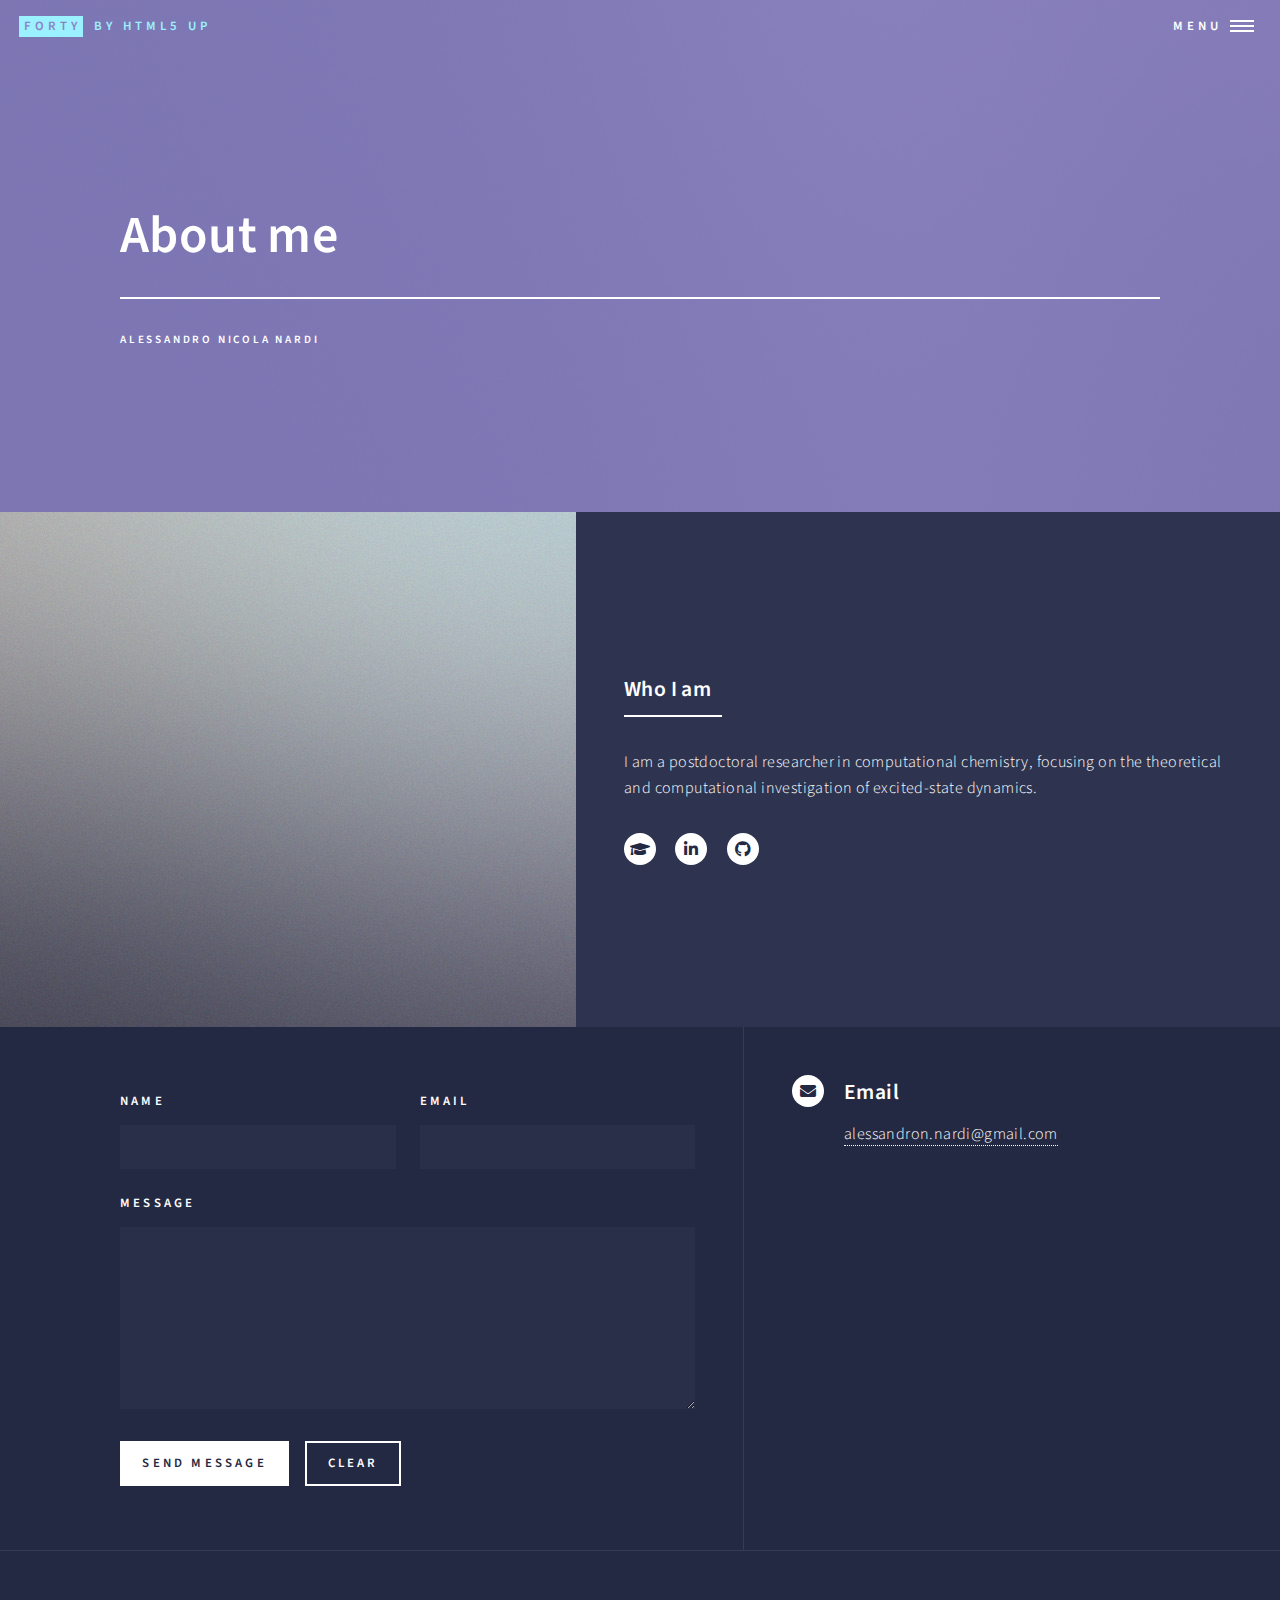
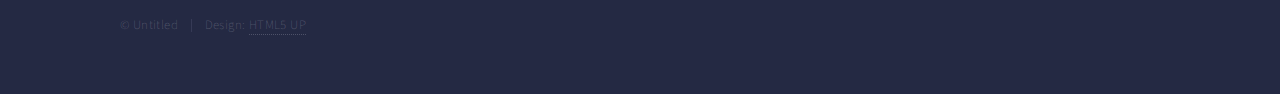
<file: landing.html>
<!DOCTYPE HTML>
<!--
	Forty by HTML5 UP
	html5up.net | @ajlkn
	Free for personal and commercial use under the CCA 3.0 license (html5up.net/license)
-->
<html>
	<head>
		<title>About me - Forty by HTML5 UP</title>
		<meta charset="utf-8" />
		<meta name="viewport" content="width=device-width, initial-scale=1, user-scalable=no" />
		<link rel="stylesheet" href="assets/css/main.css" />
		<noscript><link rel="stylesheet" href="assets/css/noscript.css" /></noscript>
	</head>
	<body class="is-preload">

		<!-- Wrapper -->
			<div id="wrapper">

				<!-- Header -->
				<!-- Note: The "styleN" class below should match that of the banner element. -->
					<header id="header" class="alt style2">
						<a href="index.html" class="logo"><strong>Forty</strong> <span>by HTML5 UP</span></a>
						<nav>
							<a href="#menu">Menu</a>
						</nav>
					</header>

				<!-- Menu -->
					<nav id="menu">
						<ul class="links">
							<li><a href="index.html">Home</a></li>
							<li><a href="landing.html">About me</a></li>
							<li><a href="generic.html">Education</a></li>
							<li><a href="elements.html">Research and Expertise</a></li>
						</ul>
						<ul class="actions stacked">
							<li><a href="#" class="button primary fit">Get Started</a></li>
							<li><a href="#" class="button fit">Log In</a></li>
						</ul>
					</nav>

				<!-- Banner -->
				<!-- Note: The "styleN" class below should match that of the header element. -->
					<section id="banner" class="style2">
						<div class="inner">
							<span class="image">
								<img src="images/pic07.jpg" alt="" />
							</span>
							<header class="major">
								<h1>About me</h1>
							</header>
							<div class="content">
								<p>Alessandro Nicola Nardi</p>
							</div>
						</div>
					</section>

				<!-- Main -->
					<div id="main">

						<!-- One -->
						    <!--
							<section id="one">
								<div class="inner">
									<header class="major">
										<h2>Sed amet aliquam</h2>
									</header>
									<p>Nullam et orci eu lorem consequat tincidunt vivamus et sagittis magna sed nunc rhoncus condimentum sem. In efficitur ligula tate urna. Maecenas massa vel lacinia pellentesque lorem ipsum dolor. Nullam et orci eu lorem consequat tincidunt. Vivamus et sagittis libero. Nullam et orci eu lorem consequat tincidunt vivamus et sagittis magna sed nunc rhoncus condimentum sem. In efficitur ligula tate urna.</p>
								</div>
							</section>
							-->
						<!-- Two -->
							<section id="two" class="spotlights">
								<section>
									<!--
									<a href="generic.html" class="image">
										<img src="images/pic08.jpg" alt="" data-position="center center" />
									</a>
									-->
									<a href="#" class="image">
										<img src="images/pic08.jpg" alt="" data-position="center center" />
									</a>
									<div class="content">
										<div class="inner">
											<header class="major">
												<h3>Who I am</h3>
											</header>
											<p>I am a postdoctoral researcher in computational chemistry, focusing on the theoretical and computational investigation of excited-state dynamics.</p>
											<!--
											<ul class="actions">
												<li><a href="generic.html" class="button">Learn more</a></li>
											</ul>
											-->
											<ul class="icons">
												<li><a href="https://scholar.google.com/citations?user=nrQ2Ew4AAAAJ&hl=it&oi=ao" class="icon solid alt fa-graduation-cap"><span class="label">Google Scholar</span></a></li>
												<li><a href="https://www.linkedin.com/in/alessandro-nicola-nardi-a8995521a/" class="icon brands alt fa-linkedin-in"><span class="label">LinkedIn</span></a></li>
												<li><a href="#" class="icon brands alt fa-github"><span class="label">GitHub</span></a></li>
											</ul>
										</div>
									</div>
								</section>
								<!--
								<section>
									<a href="generic.html" class="image">
										<img src="images/pic09.jpg" alt="" data-position="top center" />
									</a>
									<div class="content">
										<div class="inner">
											<header class="major">
												<h3>Rhoncus magna</h3>
											</header>
											<p>Nullam et orci eu lorem consequat tincidunt vivamus et sagittis magna sed nunc rhoncus condimentum sem. In efficitur ligula tate urna. Maecenas massa sed magna lacinia magna pellentesque lorem ipsum dolor. Nullam et orci eu lorem consequat tincidunt. Vivamus et sagittis tempus.</p>
											<ul class="actions">
												<li><a href="generic.html" class="button">Learn more</a></li>
											</ul>
										</div>
									</div>
								</section>
								<section>
									<a href="generic.html" class="image">
										<img src="images/pic10.jpg" alt="" data-position="25% 25%" />
									</a>
									<div class="content">
										<div class="inner">
											<header class="major">
												<h3>Sed nunc ligula</h3>
											</header>
											<p>Nullam et orci eu lorem consequat tincidunt vivamus et sagittis magna sed nunc rhoncus condimentum sem. In efficitur ligula tate urna. Maecenas massa sed magna lacinia magna pellentesque lorem ipsum dolor. Nullam et orci eu lorem consequat tincidunt. Vivamus et sagittis tempus.</p>
											<ul class="actions">
												<li><a href="generic.html" class="button">Learn more</a></li>
											</ul>
										</div>
									</div>
								</section>
								-->
							</section>

						<!-- Three -->
						    <!--
							<section id="three">
								<div class="inner">
									<header class="major">
										<h2>Massa libero</h2>
									</header>
									<p>Nullam et orci eu lorem consequat tincidunt vivamus et sagittis libero. Mauris aliquet magna magna sed nunc rhoncus pharetra. Pellentesque condimentum sem. In efficitur ligula tate urna. Maecenas laoreet massa vel lacinia pellentesque lorem ipsum dolor. Nullam et orci eu lorem consequat tincidunt. Vivamus et sagittis libero. Mauris aliquet magna magna sed nunc rhoncus amet pharetra et feugiat tempus.</p>
									<ul class="actions">
										<li><a href="generic.html" class="button next">Get Started</a></li>
									</ul>
								</div>
							</section>
							-->

					</div>

				<!-- Contact -->
					<section id="contact">
						<div class="inner">
							<section>
								<form method="post" action="#">
									<div class="fields">
										<div class="field half">
											<label for="name">Name</label>
											<input type="text" name="name" id="name" />
										</div>
										<div class="field half">
											<label for="email">Email</label>
											<input type="text" name="email" id="email" />
										</div>
										<div class="field">
											<label for="message">Message</label>
											<textarea name="message" id="message" rows="6"></textarea>
										</div>
									</div>
									<ul class="actions">
										<li><input type="submit" value="Send Message" class="primary" /></li>
										<li><input type="reset" value="Clear" /></li>
									</ul>
								</form>
							</section>
							<section class="split">
								<section>
									<div class="contact-method">
										<span class="icon solid alt fa-envelope"></span>
										<h3>Email</h3>
										<a href="#">alessandron.nardi@gmail.com</a>
									</div>
								</section>
								<!--
								<section>
									<div class="contact-method">
										<span class="icon solid alt fa-phone"></span>
										<h3>Phone</h3>
										<span>(000) 000-0000 x12387</span>
									</div>
								</section>
								<section>
									<div class="contact-method">
										<span class="icon solid alt fa-home"></span>
										<h3>Address</h3>
										<span>1234 Somewhere Road #5432<br />
										Nashville, TN 00000<br />
										United States of America</span>
									</div>
								</section>
								-->
							</section>
						</div>
					</section>

				<!-- Footer -->
					<footer id="footer">
						<div class="inner">
							<!--
							<ul class="icons">
								<li><a href="#" class="icon brands alt fa-twitter"><span class="label">Twitter</span></a></li>
								<li><a href="#" class="icon brands alt fa-facebook-f"><span class="label">Facebook</span></a></li>
								<li><a href="#" class="icon brands alt fa-instagram"><span class="label">Instagram</span></a></li>
								<li><a href="#" class="icon brands alt fa-github"><span class="label">GitHub</span></a></li>
								<li><a href="#" class="icon brands alt fa-linkedin-in"><span class="label">LinkedIn</span></a></li>
							</ul>
							-->
							<ul class="copyright">
								<li>&copy; Untitled</li><li>Design: <a href="https://html5up.net">HTML5 UP</a></li>
							</ul>
						</div>
					</footer>
			</div>

		<!-- Scripts -->
			<script src="assets/js/jquery.min.js"></script>
			<script src="assets/js/jquery.scrolly.min.js"></script>
			<script src="assets/js/jquery.scrollex.min.js"></script>
			<script src="assets/js/browser.min.js"></script>
			<script src="assets/js/breakpoints.min.js"></script>
			<script src="assets/js/util.js"></script>
			<script src="assets/js/main.js"></script>

	</body>

</html>
</file>
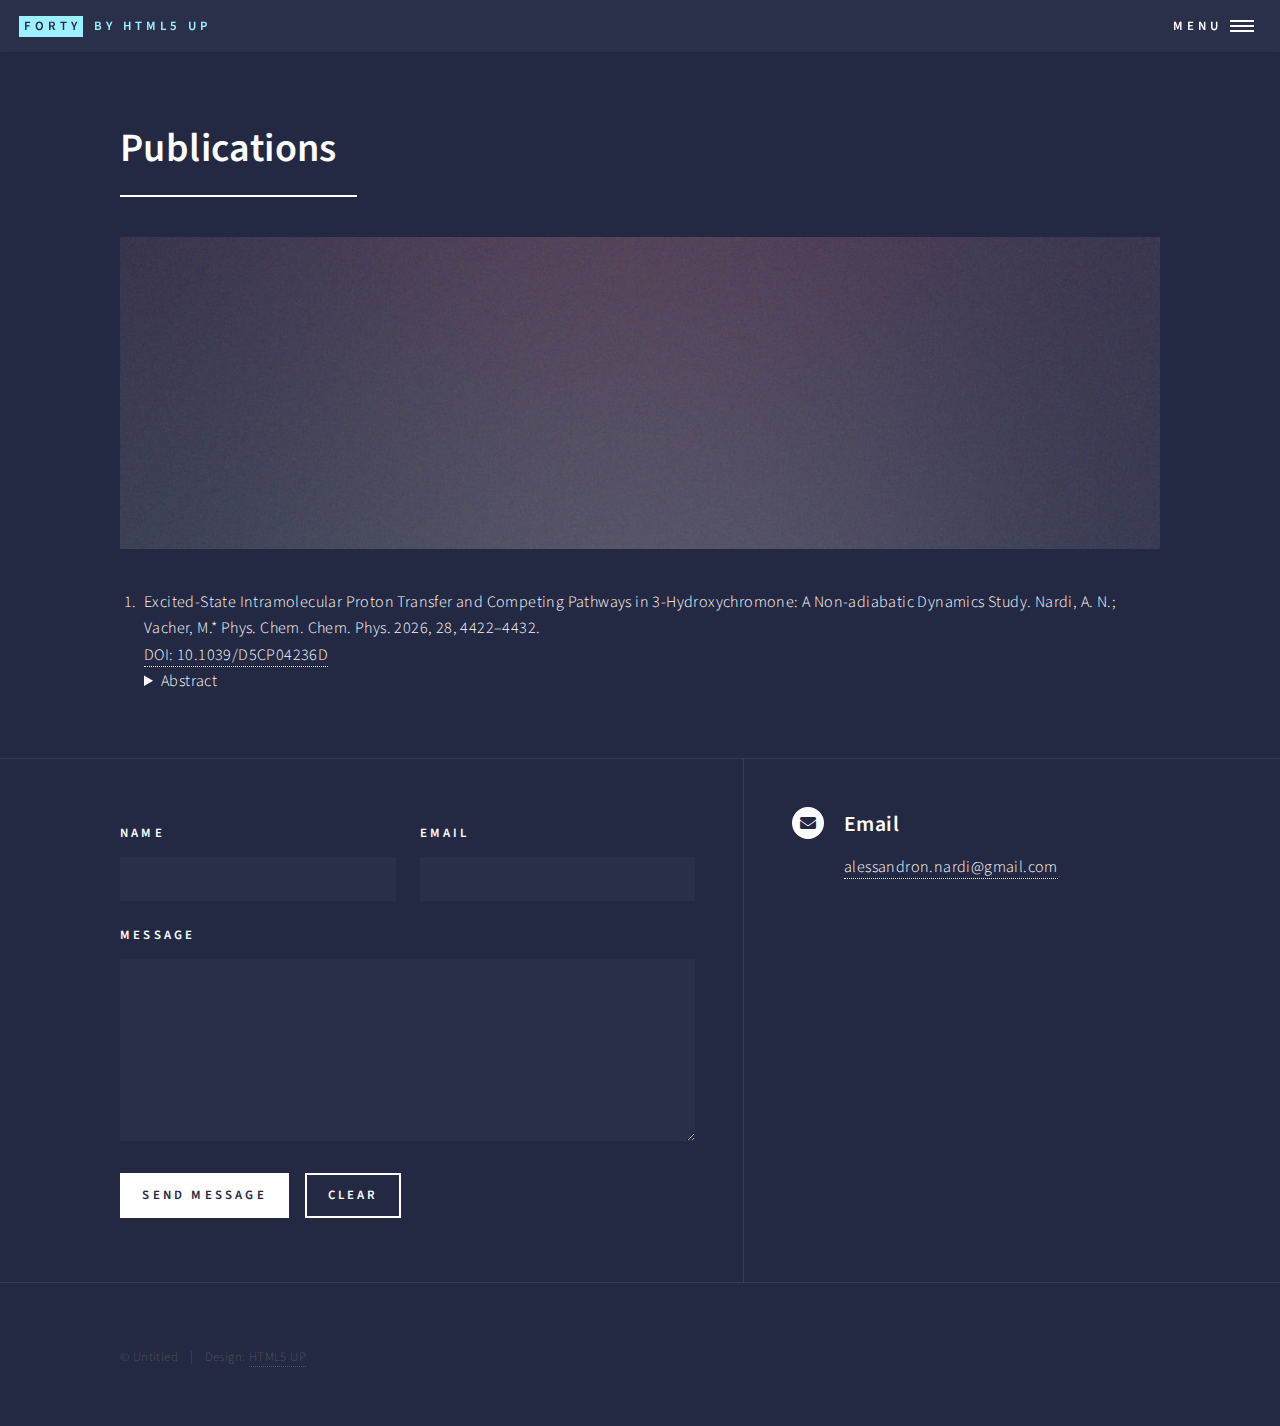
<file: publications.html>
<!DOCTYPE HTML>
<!--
	Forty by HTML5 UP
	html5up.net | @ajlkn
	Free for personal and commercial use under the CCA 3.0 license (html5up.net/license)
-->
<html>
	<head>
		<title>Publications - Forty by HTML5 UP</title>
		<meta charset="utf-8" />
		<meta name="viewport" content="width=device-width, initial-scale=1, user-scalable=no" />
		<link rel="stylesheet" href="assets/css/main.css" />
		<noscript><link rel="stylesheet" href="assets/css/noscript.css" /></noscript>
	</head>
	<body class="is-preload">

		<!-- Wrapper -->
			<div id="wrapper">

				<!-- Header -->
					<header id="header">
						<a href="index.html" class="logo"><strong>Forty</strong> <span>by HTML5 UP</span></a>
						<nav>
							<a href="#menu">Menu</a>
						</nav>
					</header>

				<!-- Menu -->
					<nav id="menu">
						<ul class="links">
							<li><a href="index.html">Home</a></li>
							<li><a href="landing.html">About me</a></li>
							<li><a href="generic.html">Research and Expertise</a></li>
							<li><a href="publications.html">Publications</a></li>
						</ul>
						<ul class="actions stacked">
							<li><a href="#" class="button primary fit">Get Started</a></li>
							<li><a href="#" class="button fit">Log In</a></li>
						</ul>
					</nav>

				<!-- Main -->
					<div id="main" class="alt">

						<!-- One -->
							<section id="one">
								<div class="inner">
									<header class="major">
										<h1>Publications</h1>
									</header>
									<span class="image main"><img src="images/pic11.jpg" alt="" /></span>
									<ol class="pub-list">
						                <li>
						                    <div class="pub-entry">
						                        <span class="pub-title">Excited-State Intramolecular Proton Transfer and Competing Pathways in 3-Hydroxychromone: A Non-adiabatic Dynamics Study.</span>
						                        <span class="pub-authors">Nardi, A. N.; Vacher, M.*</span>
						                        <span><span class="pub-journal">Phys. Chem. Chem. Phys.</span> 2026, 28, 4422–4432.</span>
						                        <div class="pub-links">
						                            <a href="https://doi.org/10.1039/D5CP04236D" target="_blank">DOI: 10.1039/D5CP04236D</a>
						                    	</div>

												<!-- Abstract toggle -->
												    <div class="pub-abstract">
												      <details>
												        <summary>Abstract</summary>
												        <p>
												          TODO
												        </p>
												      </details>
												    </div>
						                    </div>
						                </li>
									</ol>
								</div>
							</section>

					</div>

				<!-- Contact -->
					<section id="contact">
						<div class="inner">
							<section>
								<form method="post" action="#">
									<div class="fields">
										<div class="field half">
											<label for="name">Name</label>
											<input type="text" name="name" id="name" />
										</div>
										<div class="field half">
											<label for="email">Email</label>
											<input type="text" name="email" id="email" />
										</div>
										<div class="field">
											<label for="message">Message</label>
											<textarea name="message" id="message" rows="6"></textarea>
										</div>
									</div>
									<ul class="actions">
										<li><input type="submit" value="Send Message" class="primary" /></li>
										<li><input type="reset" value="Clear" /></li>
									</ul>
								</form>
							</section>
							<section class="split">
								<section>
									<div class="contact-method">
										<span class="icon solid alt fa-envelope"></span>
										<h3>Email</h3>
										<a href="#">alessandron.nardi@gmail.com</a>
									</div>
								</section>
								<!--
								<section>
									<div class="contact-method">
										<span class="icon solid alt fa-phone"></span>
										<h3>Phone</h3>
										<span>(000) 000-0000 x12387</span>
									</div>
								</section>
								<section>
									<div class="contact-method">
										<span class="icon solid alt fa-home"></span>
										<h3>Address</h3>
										<span>1234 Somewhere Road #5432<br />
										Nashville, TN 00000<br />
										United States of America</span>
									</div>
								</section>
								-->
							</section>
						</div>
					</section>

				<!-- Footer -->
					<footer id="footer">
						<div class="inner">
							<!--
							<ul class="icons">
								<li><a href="#" class="icon brands alt fa-twitter"><span class="label">Twitter</span></a></li>
								<li><a href="#" class="icon brands alt fa-facebook-f"><span class="label">Facebook</span></a></li>
								<li><a href="#" class="icon brands alt fa-instagram"><span class="label">Instagram</span></a></li>
								<li><a href="#" class="icon brands alt fa-github"><span class="label">GitHub</span></a></li>
								<li><a href="#" class="icon brands alt fa-linkedin-in"><span class="label">LinkedIn</span></a></li>
							</ul>
							-->
							<ul class="copyright">
								<li>&copy; Untitled</li><li>Design: <a href="https://html5up.net">HTML5 UP</a></li>
							</ul>
						</div>
					</footer>

			</div>

		<!-- Scripts -->
			<script src="assets/js/jquery.min.js"></script>
			<script src="assets/js/jquery.scrolly.min.js"></script>
			<script src="assets/js/jquery.scrollex.min.js"></script>
			<script src="assets/js/browser.min.js"></script>
			<script src="assets/js/breakpoints.min.js"></script>
			<script src="assets/js/util.js"></script>
			<script src="assets/js/main.js"></script>

	</body>
</html>
</file>
<file: assets/css/noscript.css>
/*
	Forty by HTML5 UP
	html5up.net | @ajlkn
	Free for personal and commercial use under the CCA 3.0 license (html5up.net/license)
*/

/* Banner */

	body.is-preload #banner:after {
		opacity: 0.85;
	}

	body.is-preload #banner > .inner {
		-moz-filter: none;
		-webkit-filter: none;
		-ms-filter: none;
		filter: none;
		-moz-transform: none;
		-webkit-transform: none;
		-ms-transform: none;
		transform: none;
		opacity: 1;
	}
</file>
<file: assets/css/main.css>
@import url(fontawesome-all.min.css);
@import url("https://fonts.googleapis.com/css?family=Source+Sans+Pro:300,300italic,600,600italic");

/*
	Forty by HTML5 UP
	html5up.net | @ajlkn
	Free for personal and commercial use under the CCA 3.0 license (html5up.net/license)
*/

html, body, div, span, applet, object,
iframe, h1, h2, h3, h4, h5, h6, p, blockquote,
pre, a, abbr, acronym, address, big, cite,
code, del, dfn, em, img, ins, kbd, q, s, samp,
small, strike, strong, sub, sup, tt, var, b,
u, i, center, dl, dt, dd, ol, ul, li, fieldset,
form, label, legend, table, caption, tbody,
tfoot, thead, tr, th, td, article, aside,
canvas, details, embed, figure, figcaption,
footer, header, hgroup, menu, nav, output, ruby,
section, summary, time, mark, audio, video {
	margin: 0;
	padding: 0;
	border: 0;
	font-size: 100%;
	font: inherit;
	vertical-align: baseline;}

article, aside, details, figcaption, figure,
footer, header, hgroup, menu, nav, section {
	display: block;}

body {
	line-height: 1;
}

ol, ul {
	list-style: none;
}

blockquote, q {
	quotes: none;
}

	blockquote:before, blockquote:after, q:before, q:after {
		content: '';
		content: none;
	}

table {
	border-collapse: collapse;
	border-spacing: 0;
}

body {
	-webkit-text-size-adjust: none;
}

mark {
	background-color: transparent;
	color: inherit;
}

input::-moz-focus-inner {
	border: 0;
	padding: 0;
}

input, select, textarea {
	-moz-appearance: none;
	-webkit-appearance: none;
	-ms-appearance: none;
	appearance: none;
}

/* Basic */

	@-ms-viewport {
		width: device-width;
	}

	body {
		-ms-overflow-style: scrollbar;
	}

	@media screen and (max-width: 480px) {

		html, body {
			min-width: 320px;
		}

	}

	html {
		box-sizing: border-box;
	}

	*, *:before, *:after {
		box-sizing: inherit;
	}

	body {
		background: #242943;
	}

		body.is-preload *, body.is-preload *:before, body.is-preload *:after {
			-moz-animation: none !important;
			-webkit-animation: none !important;
			-ms-animation: none !important;
			animation: none !important;
			-moz-transition: none !important;
			-webkit-transition: none !important;
			-ms-transition: none !important;
			transition: none !important;
		}

/* Type */

	body, input, select, textarea {
		color: #ffffff;
		font-family: "Source Sans Pro", Helvetica, sans-serif;
		font-size: 17pt;
		font-weight: 300;
		letter-spacing: 0.025em;
		line-height: 1.65;
	}

		@media screen and (max-width: 1680px) {

			body, input, select, textarea {
				font-size: 14pt;
			}

		}

		@media screen and (max-width: 1280px) {

			body, input, select, textarea {
				font-size: 12pt;
			}

		}

		@media screen and (max-width: 360px) {

			body, input, select, textarea {
				font-size: 11pt;
			}

		}

	a {
		-moz-transition: color 0.2s ease-in-out, border-bottom-color 0.2s ease-in-out;
		-webkit-transition: color 0.2s ease-in-out, border-bottom-color 0.2s ease-in-out;
		-ms-transition: color 0.2s ease-in-out, border-bottom-color 0.2s ease-in-out;
		transition: color 0.2s ease-in-out, border-bottom-color 0.2s ease-in-out;
		border-bottom: dotted 1px;
		color: inherit;
		text-decoration: none;
	}

		a:hover {
			border-bottom-color: transparent;
			color: #9bf1ff !important;
		}

		a:active {
			color: #53e3fb !important;
		}

	strong, b {
		color: #ffffff;
		font-weight: 600;
	}

	em, i {
		font-style: italic;
	}

	p {
		margin: 0 0 2em 0;
	}

	h1, h2, h3, h4, h5, h6 {
		color: #ffffff;
		font-weight: 600;
		line-height: 1.65;
		margin: 0 0 1em 0;
	}

		h1 a, h2 a, h3 a, h4 a, h5 a, h6 a {
			color: inherit;
			border-bottom: 0;
		}

	h1 {
		font-size: 2.5em;
	}

	h2 {
		font-size: 1.75em;
	}

	h3 {
		font-size: 1.35em;
	}

	h4 {
		font-size: 1.1em;
	}

	h5 {
		font-size: 0.9em;
	}

	h6 {
		font-size: 0.7em;
	}

	@media screen and (max-width: 736px) {

		h1 {
			font-size: 2em;
		}

		h2 {
			font-size: 1.5em;
		}

		h3 {
			font-size: 1.25em;
		}

	}

	sub {
		font-size: 0.8em;
		position: relative;
		top: 0.5em;
	}

	sup {
		font-size: 0.8em;
		position: relative;
		top: -0.5em;
	}

	blockquote {
		border-left: solid 4px rgba(212, 212, 255, 0.1);
		font-style: italic;
		margin: 0 0 2em 0;
		padding: 0.5em 0 0.5em 2em;
	}

	code {
		background: rgba(212, 212, 255, 0.035);
		font-family: "Courier New", monospace;
		font-size: 0.9em;
		margin: 0 0.25em;
		padding: 0.25em 0.65em;
	}

	pre {
		-webkit-overflow-scrolling: touch;
		font-family: "Courier New", monospace;
		font-size: 0.9em;
		margin: 0 0 2em 0;
	}

		pre code {
			display: block;
			line-height: 1.75;
			padding: 1em 1.5em;
			overflow-x: auto;
		}

	hr {
		border: 0;
		border-bottom: solid 1px rgba(212, 212, 255, 0.1);
		margin: 2em 0;
	}

		hr.major {
			margin: 3em 0;
		}

	.align-left {
		text-align: left;
	}

	.align-center {
		text-align: center;
	}

	.align-right {
		text-align: right;
	}

/* Row */

	.row {
		display: flex;
		flex-wrap: wrap;
		box-sizing: border-box;
		align-items: stretch;
	}

		.row > * {
			box-sizing: border-box;
		}

		.row.gtr-uniform > * > :last-child {
			margin-bottom: 0;
		}

		.row.aln-left {
			justify-content: flex-start;
		}

		.row.aln-center {
			justify-content: center;
		}

		.row.aln-right {
			justify-content: flex-end;
		}

		.row.aln-top {
			align-items: flex-start;
		}

		.row.aln-middle {
			align-items: center;
		}

		.row.aln-bottom {
			align-items: flex-end;
		}

		.row > .imp {
			order: -1;
		}

		.row > .col-1 {
			width: 8.33333%;
		}

		.row > .off-1 {
			margin-left: 8.33333%;
		}

		.row > .col-2 {
			width: 16.66667%;
		}

		.row > .off-2 {
			margin-left: 16.66667%;
		}

		.row > .col-3 {
			width: 25%;
		}

		.row > .off-3 {
			margin-left: 25%;
		}

		.row > .col-4 {
			width: 33.33333%;
		}

		.row > .off-4 {
			margin-left: 33.33333%;
		}

		.row > .col-5 {
			width: 41.66667%;
		}

		.row > .off-5 {
			margin-left: 41.66667%;
		}

		.row > .col-6 {
			width: 50%;
		}

		.row > .off-6 {
			margin-left: 50%;
		}

		.row > .col-7 {
			width: 58.33333%;
		}

		.row > .off-7 {
			margin-left: 58.33333%;
		}

		.row > .col-8 {
			width: 66.66667%;
		}

		.row > .off-8 {
			margin-left: 66.66667%;
		}

		.row > .col-9 {
			width: 75%;
		}

		.row > .off-9 {
			margin-left: 75%;
		}

		.row > .col-10 {
			width: 83.33333%;
		}

		.row > .off-10 {
			margin-left: 83.33333%;
		}

		.row > .col-11 {
			width: 91.66667%;
		}

		.row > .off-11 {
			margin-left: 91.66667%;
		}

		.row > .col-12 {
			width: 100%;
		}

		.row > .off-12 {
			margin-left: 100%;
		}

		.row.gtr-0 {
			margin-top: 0;
			margin-left: 0em;
		}

			.row.gtr-0 > * {
				padding: 0 0 0 0em;
			}

			.row.gtr-0.gtr-uniform {
				margin-top: 0em;
			}

				.row.gtr-0.gtr-uniform > * {
					padding-top: 0em;
				}

		.row.gtr-25 {
			margin-top: 0;
			margin-left: -0.5em;
		}

			.row.gtr-25 > * {
				padding: 0 0 0 0.5em;
			}

			.row.gtr-25.gtr-uniform {
				margin-top: -0.5em;
			}

				.row.gtr-25.gtr-uniform > * {
					padding-top: 0.5em;
				}

		.row.gtr-50 {
			margin-top: 0;
			margin-left: -1em;
		}

			.row.gtr-50 > * {
				padding: 0 0 0 1em;
			}

			.row.gtr-50.gtr-uniform {
				margin-top: -1em;
			}

				.row.gtr-50.gtr-uniform > * {
					padding-top: 1em;
				}

		.row {
			margin-top: 0;
			margin-left: -2em;
		}

			.row > * {
				padding: 0 0 0 2em;
			}

			.row.gtr-uniform {
				margin-top: -2em;
			}

				.row.gtr-uniform > * {
					padding-top: 2em;
				}

		.row.gtr-150 {
			margin-top: 0;
			margin-left: -3em;
		}

			.row.gtr-150 > * {
				padding: 0 0 0 3em;
			}

			.row.gtr-150.gtr-uniform {
				margin-top: -3em;
			}

				.row.gtr-150.gtr-uniform > * {
					padding-top: 3em;
				}

		.row.gtr-200 {
			margin-top: 0;
			margin-left: -4em;
		}

			.row.gtr-200 > * {
				padding: 0 0 0 4em;
			}

			.row.gtr-200.gtr-uniform {
				margin-top: -4em;
			}

				.row.gtr-200.gtr-uniform > * {
					padding-top: 4em;
				}

		@media screen and (max-width: 1680px) {

			.row {
				display: flex;
				flex-wrap: wrap;
				box-sizing: border-box;
				align-items: stretch;
			}

				.row > * {
					box-sizing: border-box;
				}

				.row.gtr-uniform > * > :last-child {
					margin-bottom: 0;
				}

				.row.aln-left {
					justify-content: flex-start;
				}

				.row.aln-center {
					justify-content: center;
				}

				.row.aln-right {
					justify-content: flex-end;
				}

				.row.aln-top {
					align-items: flex-start;
				}

				.row.aln-middle {
					align-items: center;
				}

				.row.aln-bottom {
					align-items: flex-end;
				}

				.row > .imp-xlarge {
					order: -1;
				}

				.row > .col-1-xlarge {
					width: 8.33333%;
				}

				.row > .off-1-xlarge {
					margin-left: 8.33333%;
				}

				.row > .col-2-xlarge {
					width: 16.66667%;
				}

				.row > .off-2-xlarge {
					margin-left: 16.66667%;
				}

				.row > .col-3-xlarge {
					width: 25%;
				}

				.row > .off-3-xlarge {
					margin-left: 25%;
				}

				.row > .col-4-xlarge {
					width: 33.33333%;
				}

				.row > .off-4-xlarge {
					margin-left: 33.33333%;
				}

				.row > .col-5-xlarge {
					width: 41.66667%;
				}

				.row > .off-5-xlarge {
					margin-left: 41.66667%;
				}

				.row > .col-6-xlarge {
					width: 50%;
				}

				.row > .off-6-xlarge {
					margin-left: 50%;
				}

				.row > .col-7-xlarge {
					width: 58.33333%;
				}

				.row > .off-7-xlarge {
					margin-left: 58.33333%;
				}

				.row > .col-8-xlarge {
					width: 66.66667%;
				}

				.row > .off-8-xlarge {
					margin-left: 66.66667%;
				}

				.row > .col-9-xlarge {
					width: 75%;
				}

				.row > .off-9-xlarge {
					margin-left: 75%;
				}

				.row > .col-10-xlarge {
					width: 83.33333%;
				}

				.row > .off-10-xlarge {
					margin-left: 83.33333%;
				}

				.row > .col-11-xlarge {
					width: 91.66667%;
				}

				.row > .off-11-xlarge {
					margin-left: 91.66667%;
				}

				.row > .col-12-xlarge {
					width: 100%;
				}

				.row > .off-12-xlarge {
					margin-left: 100%;
				}

				.row.gtr-0 {
					margin-top: 0;
					margin-left: 0em;
				}

					.row.gtr-0 > * {
						padding: 0 0 0 0em;
					}

					.row.gtr-0.gtr-uniform {
						margin-top: 0em;
					}

						.row.gtr-0.gtr-uniform > * {
							padding-top: 0em;
						}

				.row.gtr-25 {
					margin-top: 0;
					margin-left: -0.5em;
				}

					.row.gtr-25 > * {
						padding: 0 0 0 0.5em;
					}

					.row.gtr-25.gtr-uniform {
						margin-top: -0.5em;
					}

						.row.gtr-25.gtr-uniform > * {
							padding-top: 0.5em;
						}

				.row.gtr-50 {
					margin-top: 0;
					margin-left: -1em;
				}

					.row.gtr-50 > * {
						padding: 0 0 0 1em;
					}

					.row.gtr-50.gtr-uniform {
						margin-top: -1em;
					}

						.row.gtr-50.gtr-uniform > * {
							padding-top: 1em;
						}

				.row {
					margin-top: 0;
					margin-left: -2em;
				}

					.row > * {
						padding: 0 0 0 2em;
					}

					.row.gtr-uniform {
						margin-top: -2em;
					}

						.row.gtr-uniform > * {
							padding-top: 2em;
						}

				.row.gtr-150 {
					margin-top: 0;
					margin-left: -3em;
				}

					.row.gtr-150 > * {
						padding: 0 0 0 3em;
					}

					.row.gtr-150.gtr-uniform {
						margin-top: -3em;
					}

						.row.gtr-150.gtr-uniform > * {
							padding-top: 3em;
						}

				.row.gtr-200 {
					margin-top: 0;
					margin-left: -4em;
				}

					.row.gtr-200 > * {
						padding: 0 0 0 4em;
					}

					.row.gtr-200.gtr-uniform {
						margin-top: -4em;
					}

						.row.gtr-200.gtr-uniform > * {
							padding-top: 4em;
						}

		}

		@media screen and (max-width: 1280px) {

			.row {
				display: flex;
				flex-wrap: wrap;
				box-sizing: border-box;
				align-items: stretch;
			}

				.row > * {
					box-sizing: border-box;
				}

				.row.gtr-uniform > * > :last-child {
					margin-bottom: 0;
				}

				.row.aln-left {
					justify-content: flex-start;
				}

				.row.aln-center {
					justify-content: center;
				}

				.row.aln-right {
					justify-content: flex-end;
				}

				.row.aln-top {
					align-items: flex-start;
				}

				.row.aln-middle {
					align-items: center;
				}

				.row.aln-bottom {
					align-items: flex-end;
				}

				.row > .imp-large {
					order: -1;
				}

				.row > .col-1-large {
					width: 8.33333%;
				}

				.row > .off-1-large {
					margin-left: 8.33333%;
				}

				.row > .col-2-large {
					width: 16.66667%;
				}

				.row > .off-2-large {
					margin-left: 16.66667%;
				}

				.row > .col-3-large {
					width: 25%;
				}

				.row > .off-3-large {
					margin-left: 25%;
				}

				.row > .col-4-large {
					width: 33.33333%;
				}

				.row > .off-4-large {
					margin-left: 33.33333%;
				}

				.row > .col-5-large {
					width: 41.66667%;
				}

				.row > .off-5-large {
					margin-left: 41.66667%;
				}

				.row > .col-6-large {
					width: 50%;
				}

				.row > .off-6-large {
					margin-left: 50%;
				}

				.row > .col-7-large {
					width: 58.33333%;
				}

				.row > .off-7-large {
					margin-left: 58.33333%;
				}

				.row > .col-8-large {
					width: 66.66667%;
				}

				.row > .off-8-large {
					margin-left: 66.66667%;
				}

				.row > .col-9-large {
					width: 75%;
				}

				.row > .off-9-large {
					margin-left: 75%;
				}

				.row > .col-10-large {
					width: 83.33333%;
				}

				.row > .off-10-large {
					margin-left: 83.33333%;
				}

				.row > .col-11-large {
					width: 91.66667%;
				}

				.row > .off-11-large {
					margin-left: 91.66667%;
				}

				.row > .col-12-large {
					width: 100%;
				}

				.row > .off-12-large {
					margin-left: 100%;
				}

				.row.gtr-0 {
					margin-top: 0;
					margin-left: 0em;
				}

					.row.gtr-0 > * {
						padding: 0 0 0 0em;
					}

					.row.gtr-0.gtr-uniform {
						margin-top: 0em;
					}

						.row.gtr-0.gtr-uniform > * {
							padding-top: 0em;
						}

				.row.gtr-25 {
					margin-top: 0;
					margin-left: -0.375em;
				}

					.row.gtr-25 > * {
						padding: 0 0 0 0.375em;
					}

					.row.gtr-25.gtr-uniform {
						margin-top: -0.375em;
					}

						.row.gtr-25.gtr-uniform > * {
							padding-top: 0.375em;
						}

				.row.gtr-50 {
					margin-top: 0;
					margin-left: -0.75em;
				}

					.row.gtr-50 > * {
						padding: 0 0 0 0.75em;
					}

					.row.gtr-50.gtr-uniform {
						margin-top: -0.75em;
					}

						.row.gtr-50.gtr-uniform > * {
							padding-top: 0.75em;
						}

				.row {
					margin-top: 0;
					margin-left: -1.5em;
				}

					.row > * {
						padding: 0 0 0 1.5em;
					}

					.row.gtr-uniform {
						margin-top: -1.5em;
					}

						.row.gtr-uniform > * {
							padding-top: 1.5em;
						}

				.row.gtr-150 {
					margin-top: 0;
					margin-left: -2.25em;
				}

					.row.gtr-150 > * {
						padding: 0 0 0 2.25em;
					}

					.row.gtr-150.gtr-uniform {
						margin-top: -2.25em;
					}

						.row.gtr-150.gtr-uniform > * {
							padding-top: 2.25em;
						}

				.row.gtr-200 {
					margin-top: 0;
					margin-left: -3em;
				}

					.row.gtr-200 > * {
						padding: 0 0 0 3em;
					}

					.row.gtr-200.gtr-uniform {
						margin-top: -3em;
					}

						.row.gtr-200.gtr-uniform > * {
							padding-top: 3em;
						}

		}

		@media screen and (max-width: 980px) {

			.row {
				display: flex;
				flex-wrap: wrap;
				box-sizing: border-box;
				align-items: stretch;
			}

				.row > * {
					box-sizing: border-box;
				}

				.row.gtr-uniform > * > :last-child {
					margin-bottom: 0;
				}

				.row.aln-left {
					justify-content: flex-start;
				}

				.row.aln-center {
					justify-content: center;
				}

				.row.aln-right {
					justify-content: flex-end;
				}

				.row.aln-top {
					align-items: flex-start;
				}

				.row.aln-middle {
					align-items: center;
				}

				.row.aln-bottom {
					align-items: flex-end;
				}

				.row > .imp-medium {
					order: -1;
				}

				.row > .col-1-medium {
					width: 8.33333%;
				}

				.row > .off-1-medium {
					margin-left: 8.33333%;
				}

				.row > .col-2-medium {
					width: 16.66667%;
				}

				.row > .off-2-medium {
					margin-left: 16.66667%;
				}

				.row > .col-3-medium {
					width: 25%;
				}

				.row > .off-3-medium {
					margin-left: 25%;
				}

				.row > .col-4-medium {
					width: 33.33333%;
				}

				.row > .off-4-medium {
					margin-left: 33.33333%;
				}

				.row > .col-5-medium {
					width: 41.66667%;
				}

				.row > .off-5-medium {
					margin-left: 41.66667%;
				}

				.row > .col-6-medium {
					width: 50%;
				}

				.row > .off-6-medium {
					margin-left: 50%;
				}

				.row > .col-7-medium {
					width: 58.33333%;
				}

				.row > .off-7-medium {
					margin-left: 58.33333%;
				}

				.row > .col-8-medium {
					width: 66.66667%;
				}

				.row > .off-8-medium {
					margin-left: 66.66667%;
				}

				.row > .col-9-medium {
					width: 75%;
				}

				.row > .off-9-medium {
					margin-left: 75%;
				}

				.row > .col-10-medium {
					width: 83.33333%;
				}

				.row > .off-10-medium {
					margin-left: 83.33333%;
				}

				.row > .col-11-medium {
					width: 91.66667%;
				}

				.row > .off-11-medium {
					margin-left: 91.66667%;
				}

				.row > .col-12-medium {
					width: 100%;
				}

				.row > .off-12-medium {
					margin-left: 100%;
				}

				.row.gtr-0 {
					margin-top: 0;
					margin-left: 0em;
				}

					.row.gtr-0 > * {
						padding: 0 0 0 0em;
					}

					.row.gtr-0.gtr-uniform {
						margin-top: 0em;
					}

						.row.gtr-0.gtr-uniform > * {
							padding-top: 0em;
						}

				.row.gtr-25 {
					margin-top: 0;
					margin-left: -0.375em;
				}

					.row.gtr-25 > * {
						padding: 0 0 0 0.375em;
					}

					.row.gtr-25.gtr-uniform {
						margin-top: -0.375em;
					}

						.row.gtr-25.gtr-uniform > * {
							padding-top: 0.375em;
						}

				.row.gtr-50 {
					margin-top: 0;
					margin-left: -0.75em;
				}

					.row.gtr-50 > * {
						padding: 0 0 0 0.75em;
					}

					.row.gtr-50.gtr-uniform {
						margin-top: -0.75em;
					}

						.row.gtr-50.gtr-uniform > * {
							padding-top: 0.75em;
						}

				.row {
					margin-top: 0;
					margin-left: -1.5em;
				}

					.row > * {
						padding: 0 0 0 1.5em;
					}

					.row.gtr-uniform {
						margin-top: -1.5em;
					}

						.row.gtr-uniform > * {
							padding-top: 1.5em;
						}

				.row.gtr-150 {
					margin-top: 0;
					margin-left: -2.25em;
				}

					.row.gtr-150 > * {
						padding: 0 0 0 2.25em;
					}

					.row.gtr-150.gtr-uniform {
						margin-top: -2.25em;
					}

						.row.gtr-150.gtr-uniform > * {
							padding-top: 2.25em;
						}

				.row.gtr-200 {
					margin-top: 0;
					margin-left: -3em;
				}

					.row.gtr-200 > * {
						padding: 0 0 0 3em;
					}

					.row.gtr-200.gtr-uniform {
						margin-top: -3em;
					}

						.row.gtr-200.gtr-uniform > * {
							padding-top: 3em;
						}

		}

		@media screen and (max-width: 736px) {

			.row {
				display: flex;
				flex-wrap: wrap;
				box-sizing: border-box;
				align-items: stretch;
			}

				.row > * {
					box-sizing: border-box;
				}

				.row.gtr-uniform > * > :last-child {
					margin-bottom: 0;
				}

				.row.aln-left {
					justify-content: flex-start;
				}

				.row.aln-center {
					justify-content: center;
				}

				.row.aln-right {
					justify-content: flex-end;
				}

				.row.aln-top {
					align-items: flex-start;
				}

				.row.aln-middle {
					align-items: center;
				}

				.row.aln-bottom {
					align-items: flex-end;
				}

				.row > .imp-small {
					order: -1;
				}

				.row > .col-1-small {
					width: 8.33333%;
				}

				.row > .off-1-small {
					margin-left: 8.33333%;
				}

				.row > .col-2-small {
					width: 16.66667%;
				}

				.row > .off-2-small {
					margin-left: 16.66667%;
				}

				.row > .col-3-small {
					width: 25%;
				}

				.row > .off-3-small {
					margin-left: 25%;
				}

				.row > .col-4-small {
					width: 33.33333%;
				}

				.row > .off-4-small {
					margin-left: 33.33333%;
				}

				.row > .col-5-small {
					width: 41.66667%;
				}

				.row > .off-5-small {
					margin-left: 41.66667%;
				}

				.row > .col-6-small {
					width: 50%;
				}

				.row > .off-6-small {
					margin-left: 50%;
				}

				.row > .col-7-small {
					width: 58.33333%;
				}

				.row > .off-7-small {
					margin-left: 58.33333%;
				}

				.row > .col-8-small {
					width: 66.66667%;
				}

				.row > .off-8-small {
					margin-left: 66.66667%;
				}

				.row > .col-9-small {
					width: 75%;
				}

				.row > .off-9-small {
					margin-left: 75%;
				}

				.row > .col-10-small {
					width: 83.33333%;
				}

				.row > .off-10-small {
					margin-left: 83.33333%;
				}

				.row > .col-11-small {
					width: 91.66667%;
				}

				.row > .off-11-small {
					margin-left: 91.66667%;
				}

				.row > .col-12-small {
					width: 100%;
				}

				.row > .off-12-small {
					margin-left: 100%;
				}

				.row.gtr-0 {
					margin-top: 0;
					margin-left: 0em;
				}

					.row.gtr-0 > * {
						padding: 0 0 0 0em;
					}

					.row.gtr-0.gtr-uniform {
						margin-top: 0em;
					}

						.row.gtr-0.gtr-uniform > * {
							padding-top: 0em;
						}

				.row.gtr-25 {
					margin-top: 0;
					margin-left: -0.3125em;
				}

					.row.gtr-25 > * {
						padding: 0 0 0 0.3125em;
					}

					.row.gtr-25.gtr-uniform {
						margin-top: -0.3125em;
					}

						.row.gtr-25.gtr-uniform > * {
							padding-top: 0.3125em;
						}

				.row.gtr-50 {
					margin-top: 0;
					margin-left: -0.625em;
				}

					.row.gtr-50 > * {
						padding: 0 0 0 0.625em;
					}

					.row.gtr-50.gtr-uniform {
						margin-top: -0.625em;
					}

						.row.gtr-50.gtr-uniform > * {
							padding-top: 0.625em;
						}

				.row {
					margin-top: 0;
					margin-left: -1.25em;
				}

					.row > * {
						padding: 0 0 0 1.25em;
					}

					.row.gtr-uniform {
						margin-top: -1.25em;
					}

						.row.gtr-uniform > * {
							padding-top: 1.25em;
						}

				.row.gtr-150 {
					margin-top: 0;
					margin-left: -1.875em;
				}

					.row.gtr-150 > * {
						padding: 0 0 0 1.875em;
					}

					.row.gtr-150.gtr-uniform {
						margin-top: -1.875em;
					}

						.row.gtr-150.gtr-uniform > * {
							padding-top: 1.875em;
						}

				.row.gtr-200 {
					margin-top: 0;
					margin-left: -2.5em;
				}

					.row.gtr-200 > * {
						padding: 0 0 0 2.5em;
					}

					.row.gtr-200.gtr-uniform {
						margin-top: -2.5em;
					}

						.row.gtr-200.gtr-uniform > * {
							padding-top: 2.5em;
						}

		}

		@media screen and (max-width: 480px) {

			.row {
				display: flex;
				flex-wrap: wrap;
				box-sizing: border-box;
				align-items: stretch;
			}

				.row > * {
					box-sizing: border-box;
				}

				.row.gtr-uniform > * > :last-child {
					margin-bottom: 0;
				}

				.row.aln-left {
					justify-content: flex-start;
				}

				.row.aln-center {
					justify-content: center;
				}

				.row.aln-right {
					justify-content: flex-end;
				}

				.row.aln-top {
					align-items: flex-start;
				}

				.row.aln-middle {
					align-items: center;
				}

				.row.aln-bottom {
					align-items: flex-end;
				}

				.row > .imp-xsmall {
					order: -1;
				}

				.row > .col-1-xsmall {
					width: 8.33333%;
				}

				.row > .off-1-xsmall {
					margin-left: 8.33333%;
				}

				.row > .col-2-xsmall {
					width: 16.66667%;
				}

				.row > .off-2-xsmall {
					margin-left: 16.66667%;
				}

				.row > .col-3-xsmall {
					width: 25%;
				}

				.row > .off-3-xsmall {
					margin-left: 25%;
				}

				.row > .col-4-xsmall {
					width: 33.33333%;
				}

				.row > .off-4-xsmall {
					margin-left: 33.33333%;
				}

				.row > .col-5-xsmall {
					width: 41.66667%;
				}

				.row > .off-5-xsmall {
					margin-left: 41.66667%;
				}

				.row > .col-6-xsmall {
					width: 50%;
				}

				.row > .off-6-xsmall {
					margin-left: 50%;
				}

				.row > .col-7-xsmall {
					width: 58.33333%;
				}

				.row > .off-7-xsmall {
					margin-left: 58.33333%;
				}

				.row > .col-8-xsmall {
					width: 66.66667%;
				}

				.row > .off-8-xsmall {
					margin-left: 66.66667%;
				}

				.row > .col-9-xsmall {
					width: 75%;
				}

				.row > .off-9-xsmall {
					margin-left: 75%;
				}

				.row > .col-10-xsmall {
					width: 83.33333%;
				}

				.row > .off-10-xsmall {
					margin-left: 83.33333%;
				}

				.row > .col-11-xsmall {
					width: 91.66667%;
				}

				.row > .off-11-xsmall {
					margin-left: 91.66667%;
				}

				.row > .col-12-xsmall {
					width: 100%;
				}

				.row > .off-12-xsmall {
					margin-left: 100%;
				}

				.row.gtr-0 {
					margin-top: 0;
					margin-left: 0em;
				}

					.row.gtr-0 > * {
						padding: 0 0 0 0em;
					}

					.row.gtr-0.gtr-uniform {
						margin-top: 0em;
					}

						.row.gtr-0.gtr-uniform > * {
							padding-top: 0em;
						}

				.row.gtr-25 {
					margin-top: 0;
					margin-left: -0.3125em;
				}

					.row.gtr-25 > * {
						padding: 0 0 0 0.3125em;
					}

					.row.gtr-25.gtr-uniform {
						margin-top: -0.3125em;
					}

						.row.gtr-25.gtr-uniform > * {
							padding-top: 0.3125em;
						}

				.row.gtr-50 {
					margin-top: 0;
					margin-left: -0.625em;
				}

					.row.gtr-50 > * {
						padding: 0 0 0 0.625em;
					}

					.row.gtr-50.gtr-uniform {
						margin-top: -0.625em;
					}

						.row.gtr-50.gtr-uniform > * {
							padding-top: 0.625em;
						}

				.row {
					margin-top: 0;
					margin-left: -1.25em;
				}

					.row > * {
						padding: 0 0 0 1.25em;
					}

					.row.gtr-uniform {
						margin-top: -1.25em;
					}

						.row.gtr-uniform > * {
							padding-top: 1.25em;
						}

				.row.gtr-150 {
					margin-top: 0;
					margin-left: -1.875em;
				}

					.row.gtr-150 > * {
						padding: 0 0 0 1.875em;
					}

					.row.gtr-150.gtr-uniform {
						margin-top: -1.875em;
					}

						.row.gtr-150.gtr-uniform > * {
							padding-top: 1.875em;
						}

				.row.gtr-200 {
					margin-top: 0;
					margin-left: -2.5em;
				}

					.row.gtr-200 > * {
						padding: 0 0 0 2.5em;
					}

					.row.gtr-200.gtr-uniform {
						margin-top: -2.5em;
					}

						.row.gtr-200.gtr-uniform > * {
							padding-top: 2.5em;
						}

		}

/* Section/Article */

	section.special, article.special {
		text-align: center;
	}

	header.major {
		width: -moz-max-content;
		width: -webkit-max-content;
		width: -ms-max-content;
		width: max-content;
		margin-bottom: 2em;
	}

		header.major > :first-child {
			margin-bottom: 0;
			width: calc(100% + 0.5em);
		}

			header.major > :first-child:after {
				content: '';
				background-color: #ffffff;
				display: block;
				height: 2px;
				margin: 0.325em 0 0.5em 0;
				width: 100%;
			}

		header.major > p {
			font-size: 0.7em;
			font-weight: 600;
			letter-spacing: 0.25em;
			margin-bottom: 0;
			text-transform: uppercase;
		}

		body.is-ie header.major > :first-child:after {
			max-width: 9em;
		}

		body.is-ie header.major > h1:after {
			max-width: 100% !important;
		}

	@media screen and (max-width: 736px) {

		header.major > p br {
			display: none;
		}

	}

/* Form */

	form {
		margin: 0 0 2em 0;
	}

		form > :last-child {
			margin-bottom: 0;
		}

		form > .fields {
			display: -moz-flex;
			display: -webkit-flex;
			display: -ms-flex;
			display: flex;
			-moz-flex-wrap: wrap;
			-webkit-flex-wrap: wrap;
			-ms-flex-wrap: wrap;
			flex-wrap: wrap;
			width: calc(100% + 3em);
			margin: -1.5em 0 2em -1.5em;
		}

			form > .fields > .field {
				-moz-flex-grow: 0;
				-webkit-flex-grow: 0;
				-ms-flex-grow: 0;
				flex-grow: 0;
				-moz-flex-shrink: 0;
				-webkit-flex-shrink: 0;
				-ms-flex-shrink: 0;
				flex-shrink: 0;
				padding: 1.5em 0 0 1.5em;
				width: calc(100% - 1.5em);
			}

				form > .fields > .field.half {
					width: calc(50% - 0.75em);
				}

				form > .fields > .field.third {
					width: calc(100%/3 - 0.5em);
				}

				form > .fields > .field.quarter {
					width: calc(25% - 0.375em);
				}

		@media screen and (max-width: 480px) {

			form > .fields {
				width: calc(100% + 3em);
				margin: -1.5em 0 2em -1.5em;
			}

				form > .fields > .field {
					padding: 1.5em 0 0 1.5em;
					width: calc(100% - 1.5em);
				}

					form > .fields > .field.half {
						width: calc(100% - 1.5em);
					}

					form > .fields > .field.third {
						width: calc(100% - 1.5em);
					}

					form > .fields > .field.quarter {
						width: calc(100% - 1.5em);
					}

		}

	label {
		color: #ffffff;
		display: block;
		font-size: 0.8em;
		font-weight: 600;
		letter-spacing: 0.25em;
		margin: 0 0 1em 0;
		text-transform: uppercase;
	}

	input[type="text"],
	input[type="password"],
	input[type="email"],
	input[type="tel"],
	input[type="search"],
	input[type="url"],
	select,
	textarea {
		-moz-appearance: none;
		-webkit-appearance: none;
		-ms-appearance: none;
		appearance: none;
		background: rgba(212, 212, 255, 0.035);
		border: none;
		border-radius: 0;
		color: inherit;
		display: block;
		outline: 0;
		padding: 0 1em;
		text-decoration: none;
		width: 100%;
	}

		input[type="text"]:invalid,
		input[type="password"]:invalid,
		input[type="email"]:invalid,
		input[type="tel"]:invalid,
		input[type="search"]:invalid,
		input[type="url"]:invalid,
		select:invalid,
		textarea:invalid {
			box-shadow: none;
		}

		input[type="text"]:focus,
		input[type="password"]:focus,
		input[type="email"]:focus,
		input[type="tel"]:focus,
		input[type="search"]:focus,
		input[type="url"]:focus,
		select:focus,
		textarea:focus {
			border-color: #9bf1ff;
			box-shadow: 0 0 0 2px #9bf1ff;
		}

	select {
		background-image: url("data:image/svg+xml;charset=utf8,%3Csvg xmlns='http://www.w3.org/2000/svg' width='40' height='40' preserveAspectRatio='none' viewBox='0 0 40 40'%3E%3Cpath d='M9.4,12.3l10.4,10.4l10.4-10.4c0.2-0.2,0.5-0.4,0.9-0.4c0.3,0,0.6,0.1,0.9,0.4l3.3,3.3c0.2,0.2,0.4,0.5,0.4,0.9 c0,0.4-0.1,0.6-0.4,0.9L20.7,31.9c-0.2,0.2-0.5,0.4-0.9,0.4c-0.3,0-0.6-0.1-0.9-0.4L4.3,17.3c-0.2-0.2-0.4-0.5-0.4-0.9 c0-0.4,0.1-0.6,0.4-0.9l3.3-3.3c0.2-0.2,0.5-0.4,0.9-0.4S9.1,12.1,9.4,12.3z' fill='rgba(212, 212, 255, 0.1)' /%3E%3C/svg%3E");
		background-size: 1.25rem;
		background-repeat: no-repeat;
		background-position: calc(100% - 1rem) center;
		height: 2.75em;
		padding-right: 2.75em;
		text-overflow: ellipsis;
	}

		select option {
			color: #ffffff;
			background: #242943;
		}

		select:focus::-ms-value {
			background-color: transparent;
		}

		select::-ms-expand {
			display: none;
		}

	input[type="text"],
	input[type="password"],
	input[type="email"],
	input[type="tel"],
	input[type="search"],
	input[type="url"],
	select {
		height: 2.75em;
	}

	textarea {
		padding: 0.75em 1em;
	}

	input[type="checkbox"],
	input[type="radio"] {
		-moz-appearance: none;
		-webkit-appearance: none;
		-ms-appearance: none;
		appearance: none;
		display: block;
		float: left;
		margin-right: -2em;
		opacity: 0;
		width: 1em;
		z-index: -1;
	}

		input[type="checkbox"] + label,
		input[type="radio"] + label {
			text-decoration: none;
			color: #ffffff;
			cursor: pointer;
			display: inline-block;
			font-weight: 300;
			padding-left: 2.65em;
			padding-right: 0.75em;
			position: relative;
		}

			input[type="checkbox"] + label:before,
			input[type="radio"] + label:before {
				-moz-osx-font-smoothing: grayscale;
				-webkit-font-smoothing: antialiased;
				display: inline-block;
				font-style: normal;
				font-variant: normal;
				text-rendering: auto;
				line-height: 1;
				text-transform: none !important;
				font-family: 'Font Awesome 5 Free';
				font-weight: 900;
			}

			input[type="checkbox"] + label:before,
			input[type="radio"] + label:before {
				background: rgba(212, 212, 255, 0.035);
				content: '';
				display: inline-block;
				font-size: 0.8em;
				height: 2.0625em;
				left: 0;
				letter-spacing: 0;
				line-height: 2.0625em;
				position: absolute;
				text-align: center;
				top: 0;
				width: 2.0625em;
			}

		input[type="checkbox"]:checked + label:before,
		input[type="radio"]:checked + label:before {
			background: #ffffff;
			border-color: #9bf1ff;
			content: '\f00c';
			color: #242943;
		}

		input[type="checkbox"]:focus + label:before,
		input[type="radio"]:focus + label:before {
			box-shadow: 0 0 0 2px #9bf1ff;
		}

	input[type="radio"] + label:before {
		border-radius: 100%;
	}

	::-webkit-input-placeholder {
		color: rgba(244, 244, 255, 0.2) !important;
		opacity: 1.0;
	}

	:-moz-placeholder {
		color: rgba(244, 244, 255, 0.2) !important;
		opacity: 1.0;
	}

	::-moz-placeholder {
		color: rgba(244, 244, 255, 0.2) !important;
		opacity: 1.0;
	}

	:-ms-input-placeholder {
		color: rgba(244, 244, 255, 0.2) !important;
		opacity: 1.0;
	}

/* Box */

	.box {
		border: solid 1px rgba(212, 212, 255, 0.1);
		margin-bottom: 2em;
		padding: 1.5em;
	}

		.box > :last-child,
		.box > :last-child > :last-child,
		.box > :last-child > :last-child > :last-child {
			margin-bottom: 0;
		}

		.box.alt {
			border: 0;
			border-radius: 0;
			padding: 0;
		}

/* Icon */

	.icon {
		text-decoration: none;
		border-bottom: none;
		position: relative;
	}

		.icon:before {
			-moz-osx-font-smoothing: grayscale;
			-webkit-font-smoothing: antialiased;
			display: inline-block;
			font-style: normal;
			font-variant: normal;
			text-rendering: auto;
			line-height: 1;
			text-transform: none !important;
			font-family: 'Font Awesome 5 Free';
			font-weight: 400;
		}

		.icon > .label {
			display: none;
		}

		.icon:before {
			line-height: inherit;
		}

		.icon.solid:before {
			font-weight: 900;
		}

		.icon.brands:before {
			font-family: 'Font Awesome 5 Brands';
		}

		.icon.alt:before {
			background-color: #ffffff;
			border-radius: 100%;
			color: #242943;
			display: inline-block;
			height: 2em;
			line-height: 2em;
			text-align: center;
			width: 2em;
		}

	a.icon.alt:before {
		-moz-transition: background-color 0.2s ease-in-out;
		-webkit-transition: background-color 0.2s ease-in-out;
		-ms-transition: background-color 0.2s ease-in-out;
		transition: background-color 0.2s ease-in-out;
	}

	a.icon.alt:hover:before {
		background-color: #6fc3df;
	}

	a.icon.alt:active:before {
		background-color: #37a6cb;
	}

/* Image */

	.image {
		border: 0;
		display: inline-block;
		position: relative;
	}

		.image img {
			display: block;
		}

		.image.left, .image.right {
			max-width: 30%;
		}

			.image.left img, .image.right img {
				width: 100%;
			}

		.image.left {
			float: left;
			margin: 0 1.5em 1.25em 0;
			top: 0.25em;
		}

		.image.right {
			float: right;
			margin: 0 0 1.25em 1.5em;
			top: 0.25em;
		}

		.image.fit {
			display: block;
			margin: 0 0 2em 0;
			width: 100%;
		}

			.image.fit img {
				width: 100%;
			}

		.image.main {
			display: block;
			margin: 2.5em 0;
			width: 100%;
		}

			.image.main img {
				width: 100%;
			}

			@media screen and (max-width: 736px) {

				.image.main {
					margin: 1.5em 0;
				}

			}

/* List */

	ol {
		list-style: decimal;
		margin: 0 0 2em 0;
		padding-left: 1.25em;
	}

		ol li {
			padding-left: 0.25em;
		}

	ul {
		list-style: disc;
		margin: 0 0 2em 0;
		padding-left: 1em;
	}

		ul li {
			padding-left: 0.5em;
		}

		ul.alt {
			list-style: none;
			padding-left: 0;
		}

			ul.alt li {
				border-top: solid 1px rgba(212, 212, 255, 0.1);
				padding: 0.5em 0;
			}

				ul.alt li:first-child {
					border-top: 0;
					padding-top: 0;
				}

	dl {
		margin: 0 0 2em 0;
	}

		dl dt {
			display: block;
			font-weight: 600;
			margin: 0 0 1em 0;
		}

		dl dd {
			margin-left: 2em;
		}

/* Actions */

	ul.actions {
		display: -moz-flex;
		display: -webkit-flex;
		display: -ms-flex;
		display: flex;
		cursor: default;
		list-style: none;
		margin-left: -1em;
		padding-left: 0;
	}

		ul.actions li {
			padding: 0 0 0 1em;
			vertical-align: middle;
		}

		ul.actions.special {
			-moz-justify-content: center;
			-webkit-justify-content: center;
			-ms-justify-content: center;
			justify-content: center;
			width: 100%;
			margin-left: 0;
		}

			ul.actions.special li:first-child {
				padding-left: 0;
			}

		ul.actions.stacked {
			-moz-flex-direction: column;
			-webkit-flex-direction: column;
			-ms-flex-direction: column;
			flex-direction: column;
			margin-left: 0;
		}

			ul.actions.stacked li {
				padding: 1.3em 0 0 0;
			}

				ul.actions.stacked li:first-child {
					padding-top: 0;
				}

		ul.actions.fit {
			width: calc(100% + 1em);
		}

			ul.actions.fit li {
				-moz-flex-grow: 1;
				-webkit-flex-grow: 1;
				-ms-flex-grow: 1;
				flex-grow: 1;
				-moz-flex-shrink: 1;
				-webkit-flex-shrink: 1;
				-ms-flex-shrink: 1;
				flex-shrink: 1;
				width: 100%;
			}

				ul.actions.fit li > * {
					width: 100%;
				}

			ul.actions.fit.stacked {
				width: 100%;
			}

/* Icons */

	ul.icons {
		cursor: default;
		list-style: none;
		padding-left: 0;
	}

		ul.icons li {
			display: inline-block;
			padding: 0 1em 0 0;
		}

			ul.icons li:last-child {
				padding-right: 0;
			}

		@media screen and (max-width: 736px) {

			ul.icons li {
				padding: 0 0.75em 0 0;
			}

		}

/* Pagination */

	ul.pagination {
		cursor: default;
		list-style: none;
		padding-left: 0;
	}

		ul.pagination li {
			display: inline-block;
			padding-left: 0;
			vertical-align: middle;
		}

			ul.pagination li > .page {
				-moz-transition: background-color 0.2s ease-in-out, color 0.2s ease-in-out;
				-webkit-transition: background-color 0.2s ease-in-out, color 0.2s ease-in-out;
				-ms-transition: background-color 0.2s ease-in-out, color 0.2s ease-in-out;
				transition: background-color 0.2s ease-in-out, color 0.2s ease-in-out;
				border-bottom: 0;
				display: inline-block;
				font-size: 0.8em;
				font-weight: 600;
				height: 1.5em;
				line-height: 1.5em;
				margin: 0 0.125em;
				min-width: 1.5em;
				padding: 0 0.5em;
				text-align: center;
			}

				ul.pagination li > .page.active {
					background-color: #ffffff;
					color: #242943;
				}

					ul.pagination li > .page.active:hover {
						background-color: #9bf1ff;
						color: #242943 !important;
					}

					ul.pagination li > .page.active:active {
						background-color: #53e3fb;
					}

			ul.pagination li:first-child {
				padding-right: 0.75em;
			}

			ul.pagination li:last-child {
				padding-left: 0.75em;
			}

		@media screen and (max-width: 480px) {

			ul.pagination li:nth-child(n+2):nth-last-child(n+2) {
				display: none;
			}

			ul.pagination li:first-child {
				padding-right: 0;
			}

		}

/* Table */

	.table-wrapper {
		-webkit-overflow-scrolling: touch;
		overflow-x: auto;
	}

	table {
		margin: 0 0 2em 0;
		width: 100%;
	}

		table tbody tr {
			border: solid 1px rgba(212, 212, 255, 0.1);
			border-left: 0;
			border-right: 0;
		}

			table tbody tr:nth-child(2n + 1) {
				background-color: rgba(212, 212, 255, 0.035);
			}

		table td {
			padding: 0.75em 0.75em;
		}

		table th {
			color: #ffffff;
			font-size: 0.9em;
			font-weight: 600;
			padding: 0 0.75em 0.75em 0.75em;
			text-align: left;
		}

		table thead {
			border-bottom: solid 2px rgba(212, 212, 255, 0.1);
		}

		table tfoot {
			border-top: solid 2px rgba(212, 212, 255, 0.1);
		}

		table.alt {
			border-collapse: separate;
		}

			table.alt tbody tr td {
				border: solid 1px rgba(212, 212, 255, 0.1);
				border-left-width: 0;
				border-top-width: 0;
			}

				table.alt tbody tr td:first-child {
					border-left-width: 1px;
				}

			table.alt tbody tr:first-child td {
				border-top-width: 1px;
			}

			table.alt thead {
				border-bottom: 0;
			}

			table.alt tfoot {
				border-top: 0;
			}

/* Button */

	input[type="submit"],
	input[type="reset"],
	input[type="button"],
	button,
	.button {
		-moz-appearance: none;
		-webkit-appearance: none;
		-ms-appearance: none;
		appearance: none;
		-moz-transition: background-color 0.2s ease-in-out, box-shadow 0.2s ease-in-out, color 0.2s ease-in-out;
		-webkit-transition: background-color 0.2s ease-in-out, box-shadow 0.2s ease-in-out, color 0.2s ease-in-out;
		-ms-transition: background-color 0.2s ease-in-out, box-shadow 0.2s ease-in-out, color 0.2s ease-in-out;
		transition: background-color 0.2s ease-in-out, box-shadow 0.2s ease-in-out, color 0.2s ease-in-out;
		background-color: transparent;
		border: 0;
		border-radius: 0;
		box-shadow: inset 0 0 0 2px #ffffff;
		color: #ffffff;
		cursor: pointer;
		display: inline-block;
		font-size: 0.8em;
		font-weight: 600;
		height: 3.5em;
		letter-spacing: 0.25em;
		line-height: 3.5em;
		padding: 0 1.75em;
		text-align: center;
		text-decoration: none;
		text-transform: uppercase;
		white-space: nowrap;
	}

		input[type="submit"]:hover, input[type="submit"]:active,
		input[type="reset"]:hover,
		input[type="reset"]:active,
		input[type="button"]:hover,
		input[type="button"]:active,
		button:hover,
		button:active,
		.button:hover,
		.button:active {
			box-shadow: inset 0 0 0 2px #9bf1ff;
			color: #9bf1ff;
		}

		input[type="submit"]:active,
		input[type="reset"]:active,
		input[type="button"]:active,
		button:active,
		.button:active {
			background-color: rgba(155, 241, 255, 0.1);
			box-shadow: inset 0 0 0 2px #53e3fb;
			color: #53e3fb;
		}

		input[type="submit"].icon:before,
		input[type="reset"].icon:before,
		input[type="button"].icon:before,
		button.icon:before,
		.button.icon:before {
			margin-right: 0.5em;
		}

		input[type="submit"].fit,
		input[type="reset"].fit,
		input[type="button"].fit,
		button.fit,
		.button.fit {
			width: 100%;
		}

		input[type="submit"].small,
		input[type="reset"].small,
		input[type="button"].small,
		button.small,
		.button.small {
			font-size: 0.6em;
		}

		input[type="submit"].large,
		input[type="reset"].large,
		input[type="button"].large,
		button.large,
		.button.large {
			font-size: 1.25em;
			height: 3em;
			line-height: 3em;
		}

		input[type="submit"].next,
		input[type="reset"].next,
		input[type="button"].next,
		button.next,
		.button.next {
			padding-right: 4.5em;
			position: relative;
		}

			input[type="submit"].next:before, input[type="submit"].next:after,
			input[type="reset"].next:before,
			input[type="reset"].next:after,
			input[type="button"].next:before,
			input[type="button"].next:after,
			button.next:before,
			button.next:after,
			.button.next:before,
			.button.next:after {
				-moz-transition: opacity 0.2s ease-in-out;
				-webkit-transition: opacity 0.2s ease-in-out;
				-ms-transition: opacity 0.2s ease-in-out;
				transition: opacity 0.2s ease-in-out;
				background-position: center right;
				background-repeat: no-repeat;
				background-size: 36px 24px;
				content: '';
				display: block;
				height: 100%;
				position: absolute;
				right: 1.5em;
				top: 0;
				vertical-align: middle;
				width: 36px;
			}

			input[type="submit"].next:before,
			input[type="reset"].next:before,
			input[type="button"].next:before,
			button.next:before,
			.button.next:before {
				background-image: url("data:image/svg+xml;charset=utf8,%3Csvg xmlns='http://www.w3.org/2000/svg' xmlns:xlink='http://www.w3.org/1999/xlink' width='36px' height='24px' viewBox='0 0 36 24' zoomAndPan='disable'%3E%3Cstyle%3Eline %7B stroke: %23ffffff%3B stroke-width: 2px%3B %7D%3C/style%3E%3Cline x1='0' y1='12' x2='34' y2='12' /%3E%3Cline x1='25' y1='4' x2='34' y2='12.5' /%3E%3Cline x1='25' y1='20' x2='34' y2='11.5' /%3E%3C/svg%3E");
			}

			input[type="submit"].next:after,
			input[type="reset"].next:after,
			input[type="button"].next:after,
			button.next:after,
			.button.next:after {
				background-image: url("data:image/svg+xml;charset=utf8,%3Csvg xmlns='http://www.w3.org/2000/svg' xmlns:xlink='http://www.w3.org/1999/xlink' width='36px' height='24px' viewBox='0 0 36 24' zoomAndPan='disable'%3E%3Cstyle%3Eline %7B stroke: %239bf1ff%3B stroke-width: 2px%3B %7D%3C/style%3E%3Cline x1='0' y1='12' x2='34' y2='12' /%3E%3Cline x1='25' y1='4' x2='34' y2='12.5' /%3E%3Cline x1='25' y1='20' x2='34' y2='11.5' /%3E%3C/svg%3E");
				opacity: 0;
				z-index: 1;
			}

			input[type="submit"].next:hover:after, input[type="submit"].next:active:after,
			input[type="reset"].next:hover:after,
			input[type="reset"].next:active:after,
			input[type="button"].next:hover:after,
			input[type="button"].next:active:after,
			button.next:hover:after,
			button.next:active:after,
			.button.next:hover:after,
			.button.next:active:after {
				opacity: 1;
			}

			@media screen and (max-width: 1280px) {

				input[type="submit"].next,
				input[type="reset"].next,
				input[type="button"].next,
				button.next,
				.button.next {
					padding-right: 5em;
				}

			}

		input[type="submit"].primary,
		input[type="reset"].primary,
		input[type="button"].primary,
		button.primary,
		.button.primary {
			background-color: #ffffff;
			box-shadow: none;
			color: #242943;
		}

			input[type="submit"].primary:hover, input[type="submit"].primary:active,
			input[type="reset"].primary:hover,
			input[type="reset"].primary:active,
			input[type="button"].primary:hover,
			input[type="button"].primary:active,
			button.primary:hover,
			button.primary:active,
			.button.primary:hover,
			.button.primary:active {
				background-color: #9bf1ff;
				color: #242943 !important;
			}

			input[type="submit"].primary:active,
			input[type="reset"].primary:active,
			input[type="button"].primary:active,
			button.primary:active,
			.button.primary:active {
				background-color: #53e3fb;
			}

		input[type="submit"].disabled, input[type="submit"]:disabled,
		input[type="reset"].disabled,
		input[type="reset"]:disabled,
		input[type="button"].disabled,
		input[type="button"]:disabled,
		button.disabled,
		button:disabled,
		.button.disabled,
		.button:disabled {
			pointer-events: none;
			cursor: default;
			opacity: 0.25;
		}

/* Tiles */

	.tiles {
		display: -moz-flex;
		display: -webkit-flex;
		display: -ms-flex;
		display: flex;
		-moz-flex-wrap: wrap;
		-webkit-flex-wrap: wrap;
		-ms-flex-wrap: wrap;
		flex-wrap: wrap;
		border-top: 0 !important;
	}

		.tiles + * {
			border-top: 0 !important;
		}

		.tiles article {
			-moz-align-items: center;
			-webkit-align-items: center;
			-ms-align-items: center;
			align-items: center;
			display: -moz-flex;
			display: -webkit-flex;
			display: -ms-flex;
			display: flex;
			-moz-transition: -moz-transform 0.25s ease, opacity 0.25s ease, -moz-filter 1s ease, -webkit-filter 1s ease;
			-webkit-transition: -webkit-transform 0.25s ease, opacity 0.25s ease, -webkit-filter 1s ease, -webkit-filter 1s ease;
			-ms-transition: -ms-transform 0.25s ease, opacity 0.25s ease, -ms-filter 1s ease, -webkit-filter 1s ease;
			transition: transform 0.25s ease, opacity 0.25s ease, filter 1s ease, -webkit-filter 1s ease;
			padding: 4em 4em 2em 4em ;
			background-position: center;
			background-repeat: no-repeat;
			background-size: cover;
			cursor: default;
			height: 40vh;
			max-height: 40em;
			min-height: 23em;
			overflow: hidden;
			position: relative;
			width: 40%;
		}

			.tiles article .image {
				display: none;
			}

			.tiles article header {
				position: relative;
				z-index: 3;
			}

			.tiles article h3 {
				font-size: 1.75em;
			}

				.tiles article h3 a:hover {
					color: inherit !important;
				}

			.tiles article .link.primary {
				border: 0;
				height: 100%;
				left: 0;
				position: absolute;
				top: 0;
				width: 100%;
				z-index: 4;
			}

			.tiles article:before {
				-moz-transition: opacity 0.5s ease;
				-webkit-transition: opacity 0.5s ease;
				-ms-transition: opacity 0.5s ease;
				transition: opacity 0.5s ease;
				bottom: 0;
				content: '';
				display: block;
				height: 100%;
				left: 0;
				opacity: 0.85;
				position: absolute;
				width: 100%;
				z-index: 2;
			}

			.tiles article:after {
				background-color: rgba(36, 41, 67, 0.25);
				content: '';
				display: block;
				height: 100%;
				left: 0;
				position: absolute;
				top: 0;
				width: 100%;
				z-index: 1;
			}

			.tiles article:hover:before {
				opacity: 0;
			}

			.tiles article.is-transitioning {
				-moz-transform: scale(0.95);
				-webkit-transform: scale(0.95);
				-ms-transform: scale(0.95);
				transform: scale(0.95);
				-moz-filter: blur(0.5em);
				-webkit-filter: blur(0.5em);
				-ms-filter: blur(0.5em);
				filter: blur(0.5em);
				opacity: 0;
			}

			.tiles article:nth-child(4n - 1), .tiles article:nth-child(4n - 2) {
				width: 60%;
			}

			.tiles article:nth-child(6n - 5):before {
				background-color: #6fc3df;
			}

			.tiles article:nth-child(6n - 4):before {
				background-color: #8d82c4;
			}

			.tiles article:nth-child(6n - 3):before {
				background-color: #ec8d81;
			}

			.tiles article:nth-child(6n - 2):before {
				background-color: #e7b788;
			}

			.tiles article:nth-child(6n - 1):before {
				background-color: #8ea9e8;
			}

			.tiles article:nth-child(6n):before {
				background-color: #87c5a4;
			}

		@media screen and (max-width: 1280px) {

			.tiles article {
				padding: 4em 3em 2em 3em ;
				height: 30vh;
				max-height: 30em;
				min-height: 20em;
			}

		}

		@media screen and (max-width: 980px) {

			.tiles article {
				width: 50% !important;
			}

		}

		@media screen and (max-width: 736px) {

			.tiles article {
				padding: 3em 1.5em 1em 1.5em ;
				height: 16em;
				max-height: none;
				min-height: 0;
			}

				.tiles article h3 {
					font-size: 1.5em;
				}

		}

		@media screen and (max-width: 480px) {

			.tiles {
				display: block;
			}

				.tiles article {
					height: 20em;
					width: 100% !important;
				}

		}

/* Contact Method */

	.contact-method {
		margin: 0 0 2em 0;
		padding-left: 3.25em;
		position: relative;
	}

		.contact-method .icon {
			left: 0;
			position: absolute;
			top: 0;
		}

		.contact-method h3 {
			margin: 0 0 0.5em 0;
		}

/* Spotlights */

	.spotlights {
		border-top: 0 !important;
	}

		.spotlights + * {
			border-top: 0 !important;
		}

		.spotlights > section {
			display: -moz-flex;
			display: -webkit-flex;
			display: -ms-flex;
			display: flex;
			-moz-flex-direction: row;
			-webkit-flex-direction: row;
			-ms-flex-direction: row;
			flex-direction: row;
			background-color: #2e3450;
		}

			.spotlights > section > .image {
				background-position: center center;
				background-size: cover;
				border-radius: 0;
				display: block;
				position: relative;
				width: 30%;
			}

				.spotlights > section > .image img {
					border-radius: 0;
					display: block;
					width: 100%;
				}

				.spotlights > section > .image:before {
					background: rgba(36, 41, 67, 0.9);
					content: '';
					display: block;
					height: 100%;
					left: 0;
					opacity: 0;
					position: absolute;
					top: 0;
					width: 100%;
				}

			.spotlights > section > .content {
				display: -moz-flex;
				display: -webkit-flex;
				display: -ms-flex;
				display: flex;
				-moz-flex-direction: column;
				-webkit-flex-direction: column;
				-ms-flex-direction: column;
				flex-direction: column;
				-moz-justify-content: center;
				-webkit-justify-content: center;
				-ms-justify-content: center;
				justify-content: center;
				-moz-align-items: center;
				-webkit-align-items: center;
				-ms-align-items: center;
				align-items: center;
				padding: 2em 3em 0.1em 3em ;
				width: 70%;
			}

				.spotlights > section > .content > .inner {
					margin: 0 auto;
					max-width: 100%;
					width: 65em;
				}

			.spotlights > section:nth-child(2n) {
				-moz-flex-direction: row-reverse;
				-webkit-flex-direction: row-reverse;
				-ms-flex-direction: row-reverse;
				flex-direction: row-reverse;
				background-color: #333856;
			}

				.spotlights > section:nth-child(2n) > .content {
					-moz-align-items: -moz-flex-end;
					-webkit-align-items: -webkit-flex-end;
					-ms-align-items: -ms-flex-end;
					align-items: flex-end;
				}

		@media screen and (max-width: 1680px) {

			.spotlights > section > .image {
				width: 40%;
			}

			.spotlights > section > .content {
				width: 60%;
			}

		}

		@media screen and (max-width: 1280px) {

			.spotlights > section > .image {
				width: 45%;
			}

			.spotlights > section > .content {
				width: 55%;
			}

		}

		@media screen and (max-width: 980px) {

			.spotlights > section {
				display: block;
			}

				.spotlights > section > .image {
					width: 100%;
				}

				.spotlights > section > .content {
					padding: 4em 3em 2em 3em ;
					width: 100%;
				}

		}

		@media screen and (max-width: 736px) {

			.spotlights > section > .content {
				padding: 3em 1.5em 1em 1.5em ;
			}

		}

/* Header */

	@-moz-keyframes reveal-header {
		0% {
			top: -4em;
			opacity: 0;
		}

		100% {
			top: 0;
			opacity: 1;
		}
	}

	@-webkit-keyframes reveal-header {
		0% {
			top: -4em;
			opacity: 0;
		}

		100% {
			top: 0;
			opacity: 1;
		}
	}

	@-ms-keyframes reveal-header {
		0% {
			top: -4em;
			opacity: 0;
		}

		100% {
			top: 0;
			opacity: 1;
		}
	}

	@keyframes reveal-header {
		0% {
			top: -4em;
			opacity: 0;
		}

		100% {
			top: 0;
			opacity: 1;
		}
	}

	#header {
		display: -moz-flex;
		display: -webkit-flex;
		display: -ms-flex;
		display: flex;
		background-color: #2a2f4a;
		box-shadow: 0 0 0.25em 0 rgba(0, 0, 0, 0.15);
		cursor: default;
		font-weight: 600;
		height: 3.25em;
		left: 0;
		letter-spacing: 0.25em;
		line-height: 3.25em;
		margin: 0;
		position: fixed;
		text-transform: uppercase;
		top: 0;
		width: 100%;
		z-index: 10000;
	}

		#header .logo {
			border: 0;
			display: inline-block;
			font-size: 0.8em;
			height: inherit;
			line-height: inherit;
			padding: 0 1.5em;
		}

			#header .logo strong {
				-moz-transition: background-color 0.2s ease-in-out, color 0.2s ease-in-out;
				-webkit-transition: background-color 0.2s ease-in-out, color 0.2s ease-in-out;
				-ms-transition: background-color 0.2s ease-in-out, color 0.2s ease-in-out;
				transition: background-color 0.2s ease-in-out, color 0.2s ease-in-out;
				background-color: #ffffff;
				color: #242943;
				display: inline-block;
				line-height: 1.65em;
				margin-right: 0.325em;
				padding: 0 0.125em 0 0.375em;
			}

			#header .logo:hover strong {
				background-color: #9bf1ff;
			}

			#header .logo:active strong {
				background-color: #53e3fb;
			}

		#header nav {
			display: -moz-flex;
			display: -webkit-flex;
			display: -ms-flex;
			display: flex;
			-moz-justify-content: -moz-flex-end;
			-webkit-justify-content: -webkit-flex-end;
			-ms-justify-content: -ms-flex-end;
			justify-content: flex-end;
			-moz-flex-grow: 1;
			-webkit-flex-grow: 1;
			-ms-flex-grow: 1;
			flex-grow: 1;
			height: inherit;
			line-height: inherit;
		}

			#header nav a {
				border: 0;
				display: block;
				font-size: 0.8em;
				height: inherit;
				line-height: inherit;
				padding: 0 0.75em;
				position: relative;
				vertical-align: middle;
			}

				#header nav a:last-child {
					padding-right: 1.5em;
				}

				#header nav a[href="#menu"] {
					padding-right: 3.325em !important;
				}

					#header nav a[href="#menu"]:before, #header nav a[href="#menu"]:after {
						background-image: url("data:image/svg+xml;charset=utf8,%3Csvg xmlns='http://www.w3.org/2000/svg' width='24' height='32' viewBox='0 0 24 32' preserveAspectRatio='none'%3E%3Cstyle%3Eline %7B stroke-width: 2px%3B stroke: %23ffffff%3B %7D%3C/style%3E%3Cline x1='0' y1='11' x2='24' y2='11' /%3E%3Cline x1='0' y1='21' x2='24' y2='21' /%3E%3Cline x1='0' y1='16' x2='24' y2='16' /%3E%3C/svg%3E");
						background-position: center;
						background-repeat: no-repeat;
						background-size: 24px 32px;
						content: '';
						display: block;
						height: 100%;
						position: absolute;
						right: 1.5em;
						top: 0;
						vertical-align: middle;
						width: 24px;
					}

					#header nav a[href="#menu"]:after {
						-moz-transition: opacity 0.2s ease-in-out;
						-webkit-transition: opacity 0.2s ease-in-out;
						-ms-transition: opacity 0.2s ease-in-out;
						transition: opacity 0.2s ease-in-out;
						background-image: url("data:image/svg+xml;charset=utf8,%3Csvg xmlns='http://www.w3.org/2000/svg' width='24' height='32' viewBox='0 0 24 32' preserveAspectRatio='none'%3E%3Cstyle%3Eline %7B stroke-width: 2px%3B stroke: %239bf1ff%3B %7D%3C/style%3E%3Cline x1='0' y1='11' x2='24' y2='11' /%3E%3Cline x1='0' y1='21' x2='24' y2='21' /%3E%3Cline x1='0' y1='16' x2='24' y2='16' /%3E%3C/svg%3E");
						opacity: 0;
						z-index: 1;
					}

					#header nav a[href="#menu"]:hover:after, #header nav a[href="#menu"]:active:after {
						opacity: 1;
					}

					#header nav a[href="#menu"]:last-child {
						padding-right: 3.875em !important;
					}

						#header nav a[href="#menu"]:last-child:before, #header nav a[href="#menu"]:last-child:after {
							right: 2em;
						}

		#header.reveal {
			-moz-animation: reveal-header 0.35s ease;
			-webkit-animation: reveal-header 0.35s ease;
			-ms-animation: reveal-header 0.35s ease;
			animation: reveal-header 0.35s ease;
		}

		#header.alt {
			-moz-transition: opacity 2.5s ease;
			-webkit-transition: opacity 2.5s ease;
			-ms-transition: opacity 2.5s ease;
			transition: opacity 2.5s ease;
			-moz-transition-delay: 0.75s;
			-webkit-transition-delay: 0.75s;
			-ms-transition-delay: 0.75s;
			transition-delay: 0.75s;
			-moz-animation: none;
			-webkit-animation: none;
			-ms-animation: none;
			animation: none;
			background-color: transparent;
			box-shadow: none;
			position: absolute;
		}

			#header.alt.style1 .logo strong {
				color: #6fc3df;
			}

			#header.alt.style2 .logo strong {
				color: #8d82c4;
			}

			#header.alt.style3 .logo strong {
				color: #ec8d81;
			}

			#header.alt.style4 .logo strong {
				color: #e7b788;
			}

			#header.alt.style5 .logo strong {
				color: #8ea9e8;
			}

			#header.alt.style6 .logo strong {
				color: #87c5a4;
			}

		body.is-preload #header.alt {
			opacity: 0;
		}

		@media screen and (max-width: 1680px) {

			#header nav a[href="#menu"] {
				padding-right: 3.75em !important;
			}

				#header nav a[href="#menu"]:last-child {
					padding-right: 4.25em !important;
				}

		}

		@media screen and (max-width: 1280px) {

			#header nav a[href="#menu"] {
				padding-right: 4em !important;
			}

				#header nav a[href="#menu"]:last-child {
					padding-right: 4.5em !important;
				}

		}

		@media screen and (max-width: 736px) {

			#header {
				height: 2.75em;
				line-height: 2.75em;
			}

				#header .logo {
					padding: 0 1em;
				}

				#header nav a {
					padding: 0 0.5em;
				}

					#header nav a:last-child {
						padding-right: 1em;
					}

					#header nav a[href="#menu"] {
						padding-right: 3.25em !important;
					}

						#header nav a[href="#menu"]:before, #header nav a[href="#menu"]:after {
							right: 0.75em;
						}

						#header nav a[href="#menu"]:last-child {
							padding-right: 4em !important;
						}

							#header nav a[href="#menu"]:last-child:before, #header nav a[href="#menu"]:last-child:after {
								right: 1.5em;
							}

		}

		@media screen and (max-width: 480px) {

			#header .logo span {
				display: none;
			}

			#header nav a[href="#menu"] {
				overflow: hidden;
				padding-right: 0 !important;
				text-indent: 5em;
				white-space: nowrap;
				width: 5em;
			}

				#header nav a[href="#menu"]:before, #header nav a[href="#menu"]:after {
					right: 0;
					width: inherit;
				}

				#header nav a[href="#menu"]:last-child:before, #header nav a[href="#menu"]:last-child:after {
					width: 4em;
					right: 0;
				}

		}

/* Banner */

	#banner {
		-moz-align-items: center;
		-webkit-align-items: center;
		-ms-align-items: center;
		align-items: center;
		background-image: url("../../images/banner.jpg");
		display: -moz-flex;
		display: -webkit-flex;
		display: -ms-flex;
		display: flex;
		padding: 6em 0 2em 0 ;
		background-attachment: fixed;
		background-position: center;
		background-repeat: no-repeat;
		background-size: cover;
		border-bottom: 0 !important;
		cursor: default;
		height: 60vh;
		margin-bottom: -3.25em;
		max-height: 32em;
		min-height: 22em;
		position: relative;
		top: -3.25em;
	}

		#banner:after {
			-moz-transition: opacity 2.5s ease;
			-webkit-transition: opacity 2.5s ease;
			-ms-transition: opacity 2.5s ease;
			transition: opacity 2.5s ease;
			-moz-transition-delay: 0.75s;
			-webkit-transition-delay: 0.75s;
			-ms-transition-delay: 0.75s;
			transition-delay: 0.75s;
			pointer-events: none;
			background-color: #242943;
			content: '';
			display: block;
			height: 100%;
			left: 0;
			opacity: 0.85;
			position: absolute;
			top: 0;
			width: 100%;
			z-index: 1;
		}

		#banner h1 {
			font-size: 3.25em;
		}

		#banner > .inner {
			-moz-transition: opacity 1.5s ease, -moz-transform 0.5s ease-out, -moz-filter 0.5s ease, -webkit-filter 0.5s ease;
			-webkit-transition: opacity 1.5s ease, -webkit-transform 0.5s ease-out, -webkit-filter 0.5s ease, -webkit-filter 0.5s ease;
			-ms-transition: opacity 1.5s ease, -ms-transform 0.5s ease-out, -ms-filter 0.5s ease, -webkit-filter 0.5s ease;
			transition: opacity 1.5s ease, transform 0.5s ease-out, filter 0.5s ease, -webkit-filter 0.5s ease;
			padding: 0 !important;
			position: relative;
			z-index: 2;
		}

			#banner > .inner .image {
				display: none;
			}

			#banner > .inner header {
				width: auto;
			}

				#banner > .inner header > :first-child {
					width: auto;
				}

					#banner > .inner header > :first-child:after {
						max-width: 100%;
					}

			#banner > .inner .content {
				display: -moz-flex;
				display: -webkit-flex;
				display: -ms-flex;
				display: flex;
				-moz-align-items: center;
				-webkit-align-items: center;
				-ms-align-items: center;
				align-items: center;
				margin: 0 0 2em 0;
			}

				#banner > .inner .content > * {
					margin-right: 1.5em;
					margin-bottom: 0;
				}

				#banner > .inner .content > :last-child {
					margin-right: 0;
				}

				#banner > .inner .content p {
					font-size: 0.7em;
					font-weight: 600;
					letter-spacing: 0.25em;
					text-transform: uppercase;
				}

		#banner.major {
			height: 75vh;
			min-height: 30em;
			max-height: 50em;
		}

			#banner.major.alt {
				opacity: 0.75;
			}

		#banner.style1:after {
			background-color: #6fc3df;
		}

		#banner.style2:after {
			background-color: #8d82c4;
		}

		#banner.style3:after {
			background-color: #ec8d81;
		}

		#banner.style4:after {
			background-color: #e7b788;
		}

		#banner.style5:after {
			background-color: #8ea9e8;
		}

		#banner.style6:after {
			background-color: #87c5a4;
		}

		body.is-preload #banner:after {
			opacity: 1.0;
		}

		body.is-preload #banner > .inner {
			-moz-filter: blur(0.125em);
			-webkit-filter: blur(0.125em);
			-ms-filter: blur(0.125em);
			filter: blur(0.125em);
			-moz-transform: translateX(-0.5em);
			-webkit-transform: translateX(-0.5em);
			-ms-transform: translateX(-0.5em);
			transform: translateX(-0.5em);
			opacity: 0;
		}

		@media screen and (max-width: 1280px) {

			#banner {
				background-attachment: scroll;
			}

		}

		@media screen and (max-width: 736px) {

			#banner {
				padding: 5em 0 1em 0 ;
				height: auto;
				margin-bottom: -2.75em;
				max-height: none;
				min-height: 0;
				top: -2.75em;
			}

				#banner h1 {
					font-size: 2em;
				}

				#banner > .inner .content {
					display: block;
				}

					#banner > .inner .content > * {
						margin-right: 0;
						margin-bottom: 2em;
					}

				#banner.major {
					height: auto;
					min-height: 0;
					max-height: none;
				}

		}

		@media screen and (max-width: 480px) {

			#banner {
				padding: 6em 0 2em 0 ;
			}

				#banner > .inner .content p br {
					display: none;
				}

				#banner.major {
					padding: 8em 0 4em 0 ;
				}

		}

/* Main */

	#main {
		background-color: #2a2f4a;
	}

		#main > * {
			border-top: solid 1px rgba(212, 212, 255, 0.1);
		}

			#main > *:first-child {
				border-top: 0;
			}

			#main > * > .inner {
				padding: 4em 0 2em 0 ;
				margin: 0 auto;
				max-width: 65em;
				width: calc(100% - 6em);
			}

				@media screen and (max-width: 736px) {

					#main > * > .inner {
						padding: 3em 0 1em 0 ;
						width: calc(100% - 3em);
					}

				}

		#main.alt {
			background-color: transparent;
			border-bottom: solid 1px rgba(212, 212, 255, 0.1);
		}

/* Contact */

	#contact {
		border-bottom: solid 1px rgba(212, 212, 255, 0.1);
		overflow-x: hidden;
	}

		#contact > .inner {
			display: -moz-flex;
			display: -webkit-flex;
			display: -ms-flex;
			display: flex;
			padding: 0 !important;
		}

			#contact > .inner > :nth-child(2n - 1) {
				padding: 4em 3em 2em 0 ;
				border-right: solid 1px rgba(212, 212, 255, 0.1);
				width: 60%;
			}

			#contact > .inner > :nth-child(2n) {
				padding-left: 3em;
				width: 40%;
			}

			#contact > .inner > .split {
				padding: 0;
			}

				#contact > .inner > .split > * {
					padding: 3em 0 1em 3em ;
					position: relative;
				}

					#contact > .inner > .split > *:before {
						border-top: solid 1px rgba(212, 212, 255, 0.1);
						content: '';
						display: block;
						margin-left: -3em;
						position: absolute;
						top: 0;
						width: calc(100vw + 3em);
					}

				#contact > .inner > .split > :first-child:before {
					display: none;
				}

		@media screen and (max-width: 980px) {

			#contact > .inner {
				display: block;
			}

				#contact > .inner > :nth-child(2n - 1) {
					padding: 4em 0 2em 0 ;
					border-right: 0;
					width: 100%;
				}

				#contact > .inner > :nth-child(2n) {
					padding-left: 0;
					width: 100%;
				}

				#contact > .inner > .split > * {
					padding: 3em 0 1em 0 ;
				}

				#contact > .inner > .split > :first-child:before {
					display: block;
				}

		}

		@media screen and (max-width: 736px) {

			#contact > .inner > :nth-child(2n - 1) {
				padding: 3em 0 1em 0 ;
			}

		}

/* Footer */

	#footer .copyright {
		font-size: 0.8em;
		list-style: none;
		padding-left: 0;
	}

		#footer .copyright li {
			border-left: solid 1px rgba(212, 212, 255, 0.1);
			color: rgba(244, 244, 255, 0.2);
			display: inline-block;
			line-height: 1;
			margin-left: 1em;
			padding-left: 1em;
		}

			#footer .copyright li:first-child {
				border-left: 0;
				margin-left: 0;
				padding-left: 0;
			}

	@media screen and (max-width: 480px) {

		#footer .copyright li {
			display: block;
			border-left: 0;
			margin-left: 0;
			padding-left: 0;
			line-height: inherit;
		}

	}

/* Wrapper */

	#wrapper {
		-moz-transition: -moz-filter 0.35s ease, -webkit-filter 0.35s ease, opacity 0.375s ease-out;
		-webkit-transition: -webkit-filter 0.35s ease, -webkit-filter 0.35s ease, opacity 0.375s ease-out;
		-ms-transition: -ms-filter 0.35s ease, -webkit-filter 0.35s ease, opacity 0.375s ease-out;
		transition: filter 0.35s ease, -webkit-filter 0.35s ease, opacity 0.375s ease-out;
		padding-top: 3.25em;
	}

		#wrapper.is-transitioning {
			opacity: 0;
		}

		#wrapper > * > .inner {
			padding: 4em 0 2em 0 ;
			margin: 0 auto;
			max-width: 65em;
			width: calc(100% - 6em);
		}

			@media screen and (max-width: 736px) {

				#wrapper > * > .inner {
					padding: 3em 0 1em 0 ;
					width: calc(100% - 3em);
				}

			}

		@media screen and (max-width: 736px) {

			#wrapper {
				padding-top: 2.75em;
			}

		}

/* Menu */

	#menu {
		-moz-transition: -moz-transform 0.35s ease, opacity 0.35s ease, visibility 0.35s;
		-webkit-transition: -webkit-transform 0.35s ease, opacity 0.35s ease, visibility 0.35s;
		-ms-transition: -ms-transform 0.35s ease, opacity 0.35s ease, visibility 0.35s;
		transition: transform 0.35s ease, opacity 0.35s ease, visibility 0.35s;
		-moz-align-items: center;
		-webkit-align-items: center;
		-ms-align-items: center;
		align-items: center;
		display: -moz-flex;
		display: -webkit-flex;
		display: -ms-flex;
		display: flex;
		-moz-justify-content: center;
		-webkit-justify-content: center;
		-ms-justify-content: center;
		justify-content: center;
		pointer-events: none;
		background: rgba(36, 41, 67, 0.9);
		box-shadow: none;
		height: 100%;
		left: 0;
		opacity: 0;
		overflow: hidden;
		padding: 3em 2em;
		position: fixed;
		top: 0;
		visibility: hidden;
		width: 100%;
		z-index: 10002;
	}

		#menu .inner {
			-moz-transition: -moz-transform 0.35s ease-out, opacity 0.35s ease, visibility 0.35s;
			-webkit-transition: -webkit-transform 0.35s ease-out, opacity 0.35s ease, visibility 0.35s;
			-ms-transition: -ms-transform 0.35s ease-out, opacity 0.35s ease, visibility 0.35s;
			transition: transform 0.35s ease-out, opacity 0.35s ease, visibility 0.35s;
			-moz-transform: rotateX(20deg);
			-webkit-transform: rotateX(20deg);
			-ms-transform: rotateX(20deg);
			transform: rotateX(20deg);
			-webkit-overflow-scrolling: touch;
			max-width: 100%;
			max-height: 100vh;
			opacity: 0;
			overflow: auto;
			text-align: center;
			visibility: hidden;
			width: 18em;
		}

			#menu .inner > :first-child {
				margin-top: 2em;
			}

			#menu .inner > :last-child {
				margin-bottom: 3em;
			}

		#menu ul {
			margin: 0 0 1em 0;
		}

			#menu ul.links {
				list-style: none;
				padding: 0;
			}

				#menu ul.links > li {
					padding: 0;
				}

					#menu ul.links > li > a:not(.button) {
						border: 0;
						border-top: solid 1px rgba(212, 212, 255, 0.1);
						display: block;
						font-size: 0.8em;
						font-weight: 600;
						letter-spacing: 0.25em;
						line-height: 4em;
						text-decoration: none;
						text-transform: uppercase;
					}

					#menu ul.links > li > .button {
						display: block;
						margin: 0.5em 0 0 0;
					}

					#menu ul.links > li:first-child > a:not(.button) {
						border-top: 0 !important;
					}

		#menu .close {
			-moz-transition: color 0.2s ease-in-out;
			-webkit-transition: color 0.2s ease-in-out;
			-ms-transition: color 0.2s ease-in-out;
			transition: color 0.2s ease-in-out;
			-webkit-tap-highlight-color: rgba(0, 0, 0, 0);
			border: 0;
			cursor: pointer;
			display: block;
			height: 4em;
			line-height: 4em;
			overflow: hidden;
			padding-right: 1.25em;
			position: absolute;
			right: 0;
			text-align: right;
			text-indent: 8em;
			top: 0;
			vertical-align: middle;
			white-space: nowrap;
			width: 8em;
		}

			#menu .close:before, #menu .close:after {
				-moz-transition: opacity 0.2s ease-in-out;
				-webkit-transition: opacity 0.2s ease-in-out;
				-ms-transition: opacity 0.2s ease-in-out;
				transition: opacity 0.2s ease-in-out;
				background-position: center;
				background-repeat: no-repeat;
				content: '';
				display: block;
				height: 4em;
				position: absolute;
				right: 0;
				top: 0;
				width: 4em;
			}

			#menu .close:before {
				background-image: url("data:image/svg+xml;charset=utf8,%3Csvg xmlns='http://www.w3.org/2000/svg' xmlns:xlink='http://www.w3.org/1999/xlink' width='20px' height='20px' viewBox='0 0 20 20' zoomAndPan='disable'%3E%3Cstyle%3Eline %7B stroke: %23ffffff%3B stroke-width: 2%3B %7D%3C/style%3E%3Cline x1='0' y1='0' x2='20' y2='20' /%3E%3Cline x1='20' y1='0' x2='0' y2='20' /%3E%3C/svg%3E");
			}

			#menu .close:after {
				background-image: url("data:image/svg+xml;charset=utf8,%3Csvg xmlns='http://www.w3.org/2000/svg' xmlns:xlink='http://www.w3.org/1999/xlink' width='20px' height='20px' viewBox='0 0 20 20' zoomAndPan='disable'%3E%3Cstyle%3Eline %7B stroke: %239bf1ff%3B stroke-width: 2%3B %7D%3C/style%3E%3Cline x1='0' y1='0' x2='20' y2='20' /%3E%3Cline x1='20' y1='0' x2='0' y2='20' /%3E%3C/svg%3E");
				opacity: 0;
			}

			#menu .close:hover:after, #menu .close:active:after {
				opacity: 1;
			}

	body.is-ie #menu {
		background: rgba(42, 47, 74, 0.975);
	}

	body.is-menu-visible #wrapper {
		-moz-filter: blur(0.5em);
		-webkit-filter: blur(0.5em);
		-ms-filter: blur(0.5em);
		filter: blur(0.5em);
	}

	body.is-menu-visible #menu {
		pointer-events: auto;
		opacity: 1;
		visibility: visible;
	}

		body.is-menu-visible #menu .inner {
			-moz-transform: none;
			-webkit-transform: none;
			-ms-transform: none;
			transform: none;
			opacity: 1;
			visibility: visible;
		}
</file>
